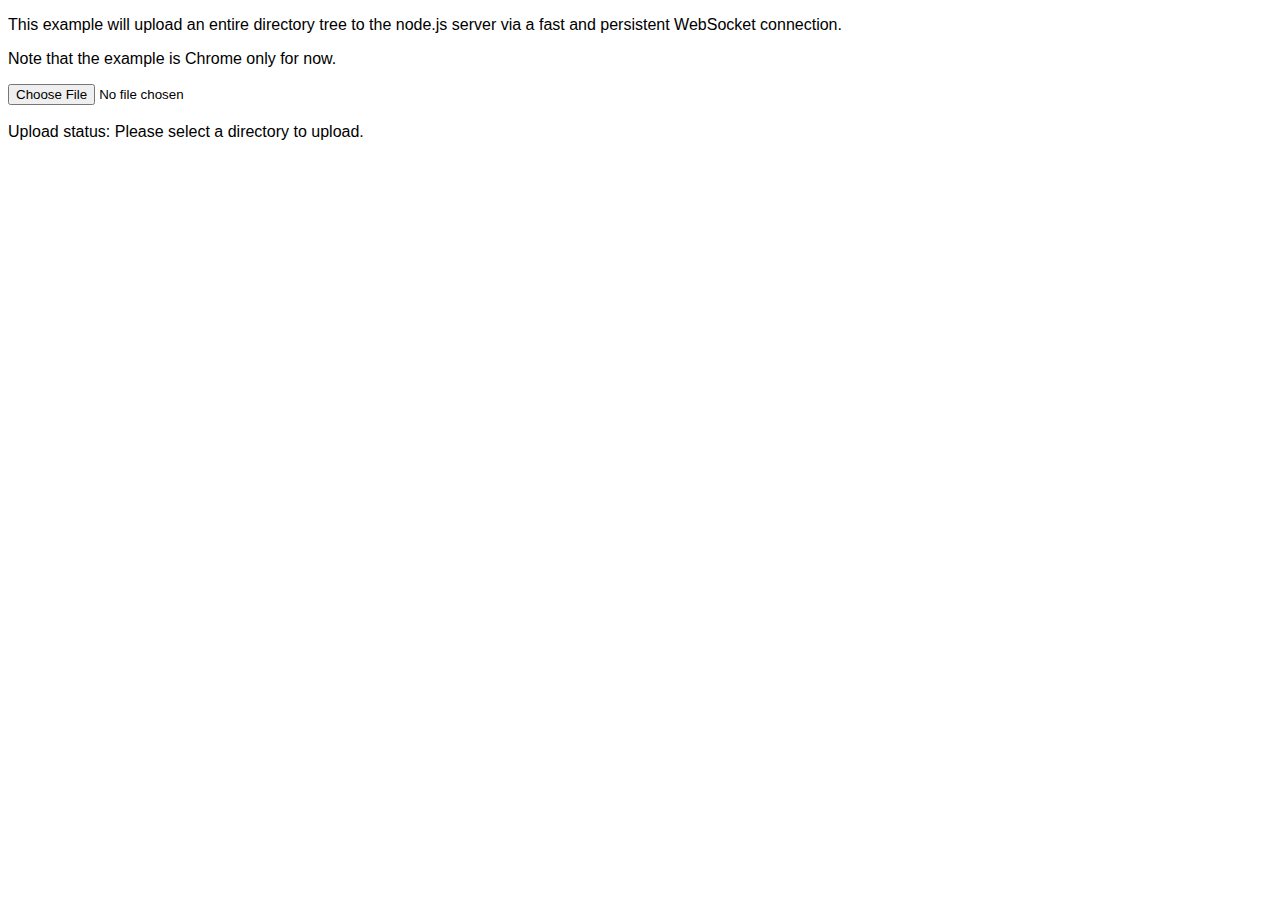
<file: node_modules/socket.io/node_modules/socket.io-client/node_modules/ws/examples/fileapi/public/index.html>
<!DOCTYPE html>
<html>
  <head>
    <style>
      body {
        font-family: Tahoma, Geneva, sans-serif;
      }
      div {
        display: inline;
      }
    </style>
    <script src='uploader.js'></script>
    <script src='app.js'></script>
  </head>
  <body>
    <p>This example will upload an entire directory tree to the node.js server via a fast and persistent WebSocket connection.</p>
    <p>Note that the example is Chrome only for now.</p>
    <input type="file" webkitdirectory /><br/><br/>
    Upload status:
    <div id='progress'>Please select a directory to upload.</div>
  </body>
</html>
</file>
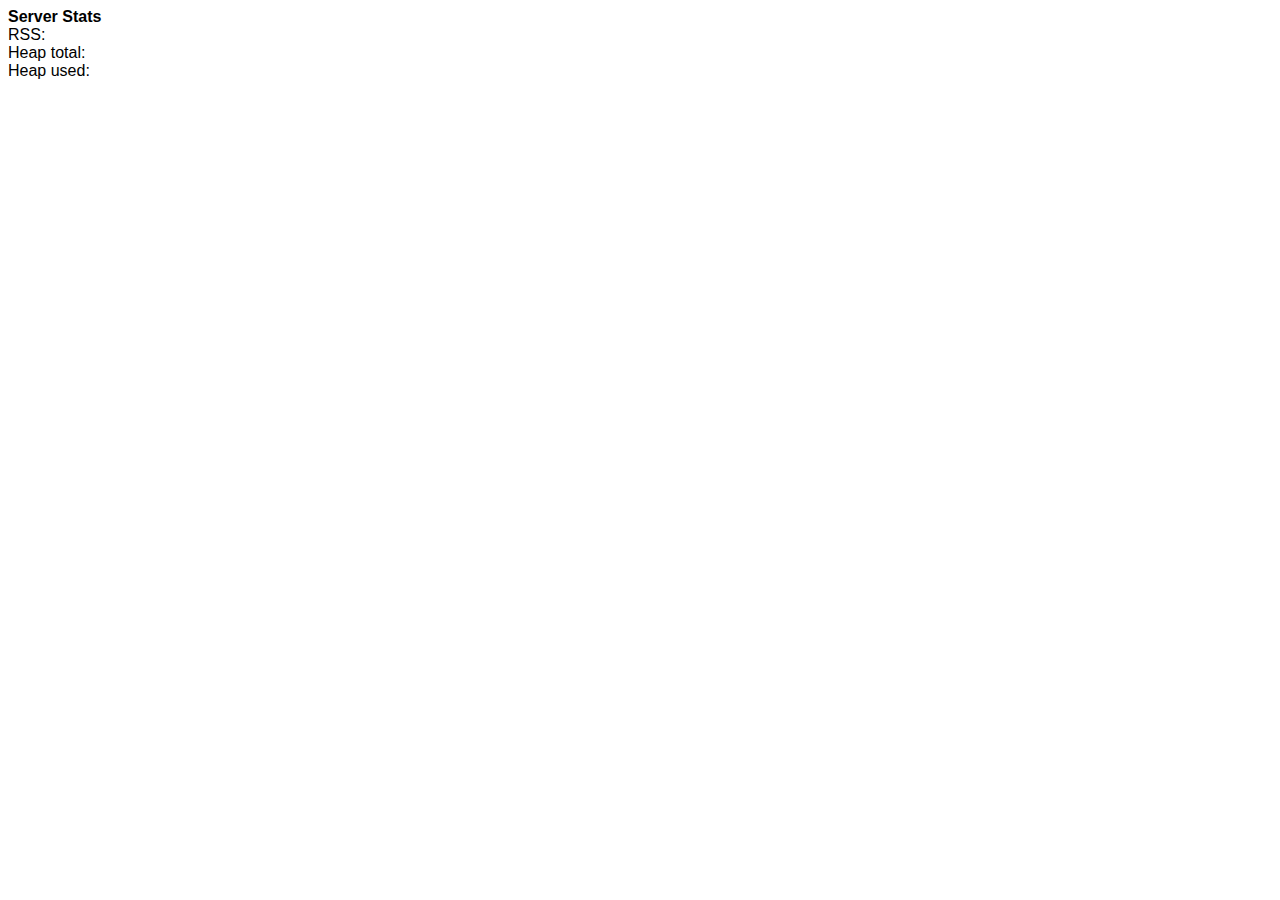
<file: node_modules/socket.io/node_modules/socket.io-client/node_modules/ws/examples/serverstats-express_3/public/index.html>
<!DOCTYPE html>
<html>
  <head>
    <style>
      body {
        font-family: Tahoma, Geneva, sans-serif;
      }

      div {
        display: inline;
      }
    </style>
    <script>
      function updateStats(memuse) {
        document.getElementById('rss').innerHTML = memuse.rss;
        document.getElementById('heapTotal').innerHTML = memuse.heapTotal;
        document.getElementById('heapUsed').innerHTML = memuse.heapUsed;
      }

      var host = window.document.location.host.replace(/:.*/, '');
      var ws = new WebSocket('ws://' + host + ':8080');
      ws.onmessage = function (event) {
        updateStats(JSON.parse(event.data));
      };
    </script>
  </head>
  <body>
    <strong>Server Stats</strong><br>
    RSS: <div id='rss'></div><br>
    Heap total: <div id='heapTotal'></div><br>
    Heap used: <div id='heapUsed'></div><br>
  </body>
</html>
</file>
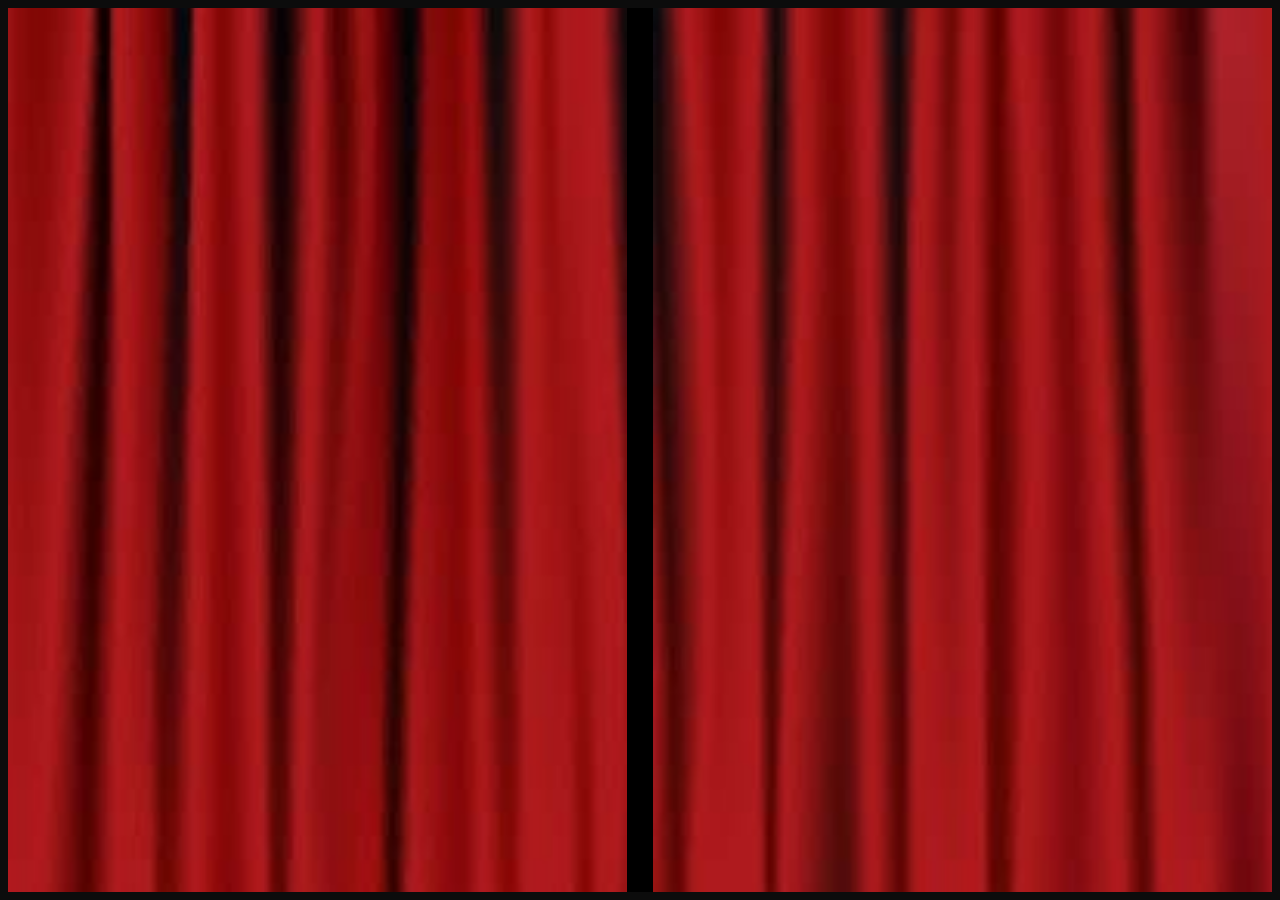
<file: indexppl.html>
<html>
<head>
<title>Ppl Online Auction</title>
<link rel="stylesheet" href="index_style.css" type="text/css">
<!--<script src='front.js' type='text/javascript'> -->
<script type="text/javascript" src='jquery.js'></script>
<script type="text/javascript">
$(document).ready(function(){
 $('.curtain_wrapper').click(function(){
		$(this).children('img.curtain').animate({ width: 50 },{duration: 2000});
		$(this).children('.content').fadeIn(3000);
				
});
});





</script>
</head>
<body>
<div class='curtain_wrapper'>
 <img class='curtain curtainLeft' src='curtainLeft.jpg' />
 <img class='curtain curtainRight' src='curtainRight.jpg' />
    
<div class='content'>
<marquee style="color:#00CED1;font-family:cursive" loop="-1" scrollamount="2" width="100%">Pragyan Premier League Auction Round! </marquee>
<h1>Welcome To Pragyan Premier League </h1>
<div class="mid" id='mid1' style='position:absolute;top:300px;left:28px;color:rgba(255,255,255,0.6);'>
<h3 align="center">Instructions</h3>



</div>

<div class="mid" id='mid2' style='position:absolute;top:300px;left:428px;color:rgba(255,255,255,0.6);'>
<h3 align="center">Registration<h3>
<form name='regi' id='regi' method='post' action='register'>
<input type="text" id='T_name' placeholder= "Your Team Name" /></br>
<input type="text" id='ppl_id' placeholder="Enter PPL_ID" /></br>
<input type="text" id='franchise' placeholder="Franchise Name?" /> </br>
<input type="text" id='member1' placeholder=" 1st Member" /> </br>
<input type="text" id='member2' placeholder=" 2nd Member" /> </br>
<input type="text" id='member3' placeholder=" 3rd Member" /> </br><br>
<input type="submit" id='submit' value="Register Now!"/>


</form>
</div>

<div class="mid" id='mid3' style='position:absolute;top:300px;left:828px;color:rgba(255,255,255,0.6);'>
<h3 align="center">Development</h3>
<form>



</form>
</div>

<div id="footer"></div>
</div>
    
    
    
        

</div>
	
</body>
</html>
</file>
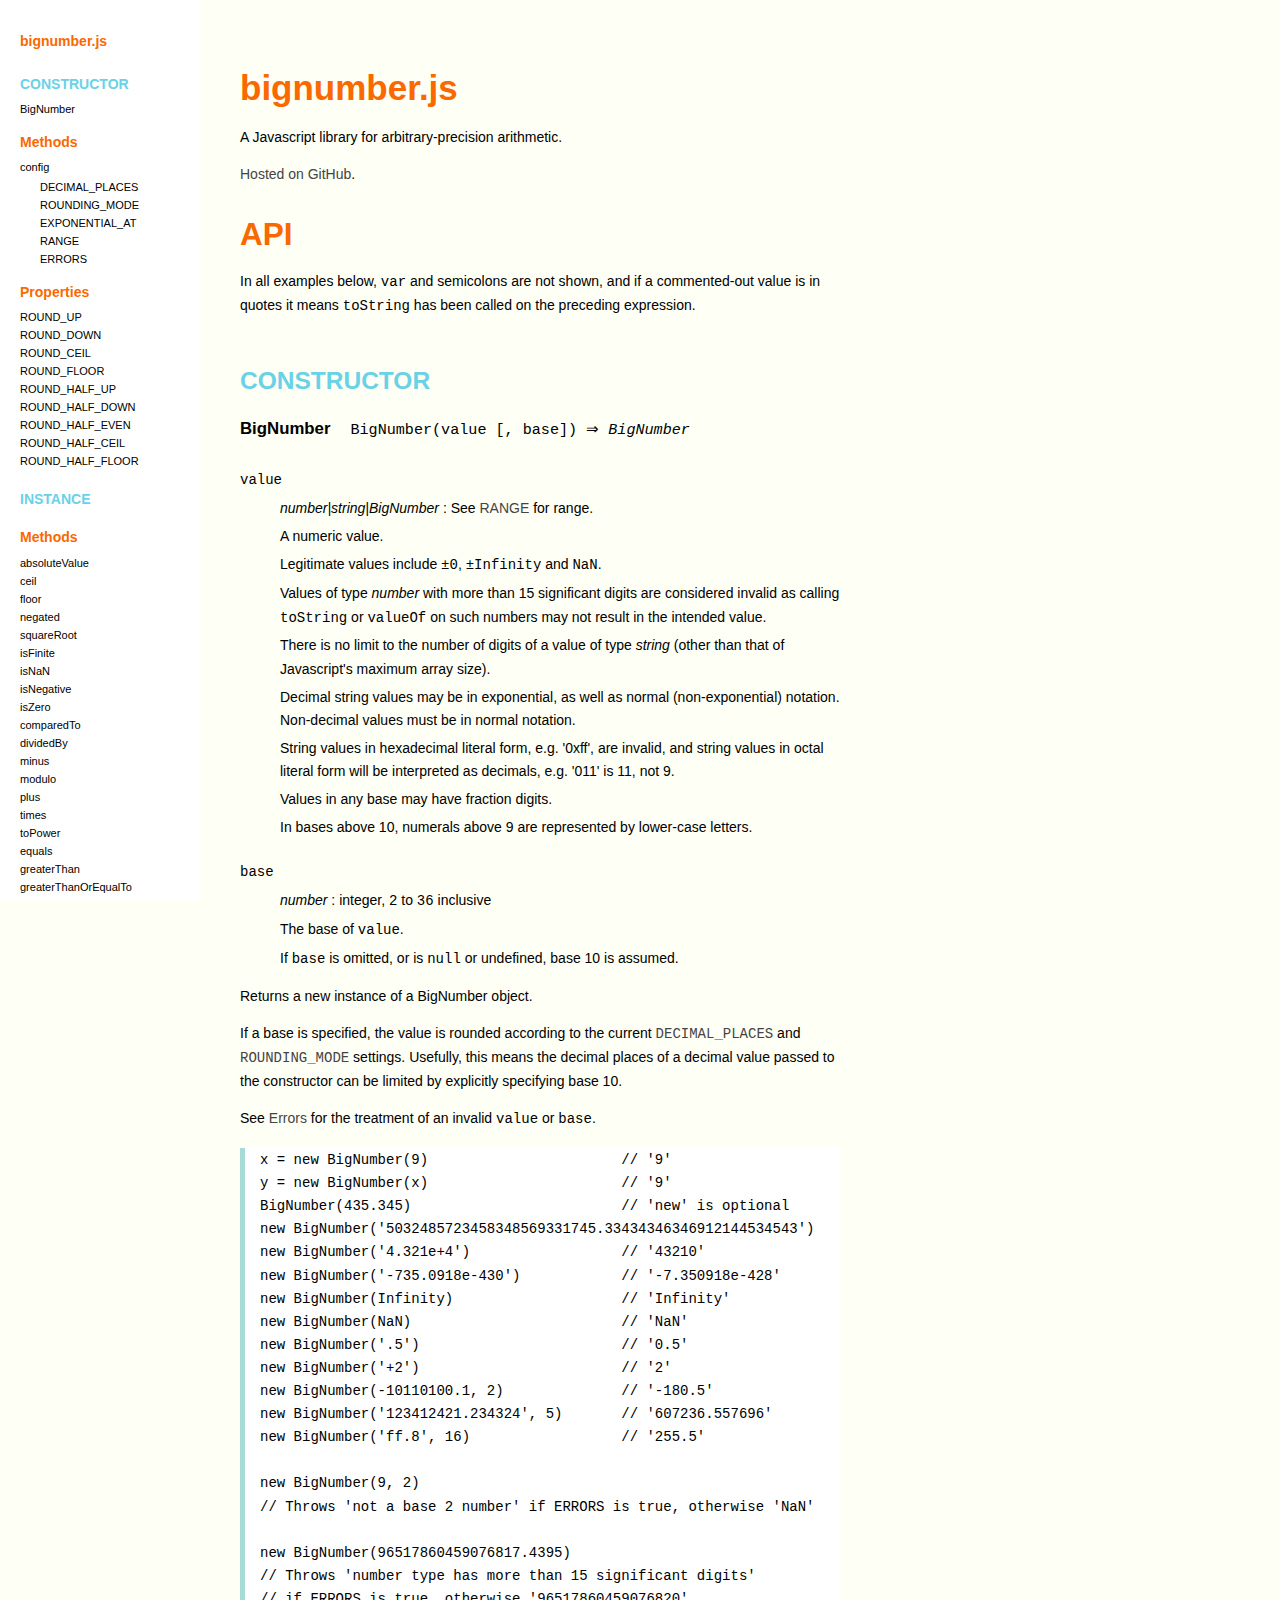
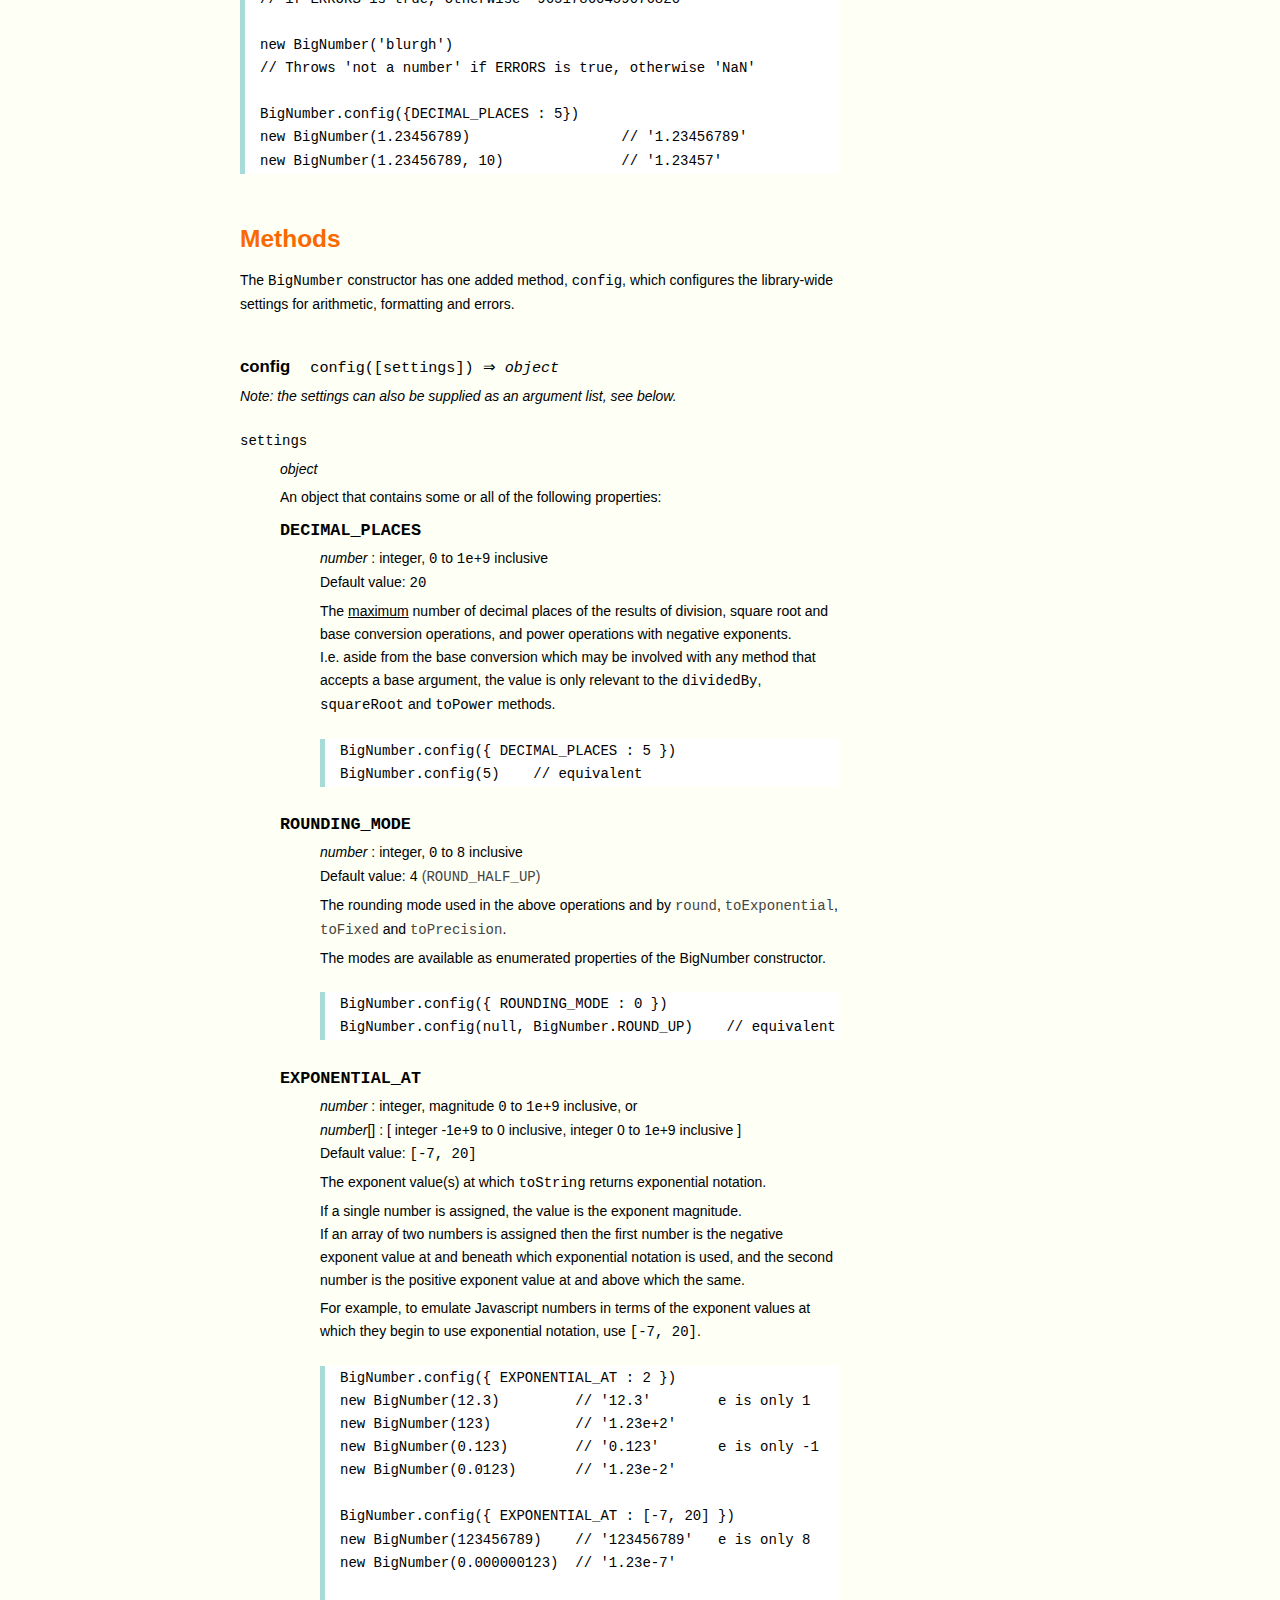
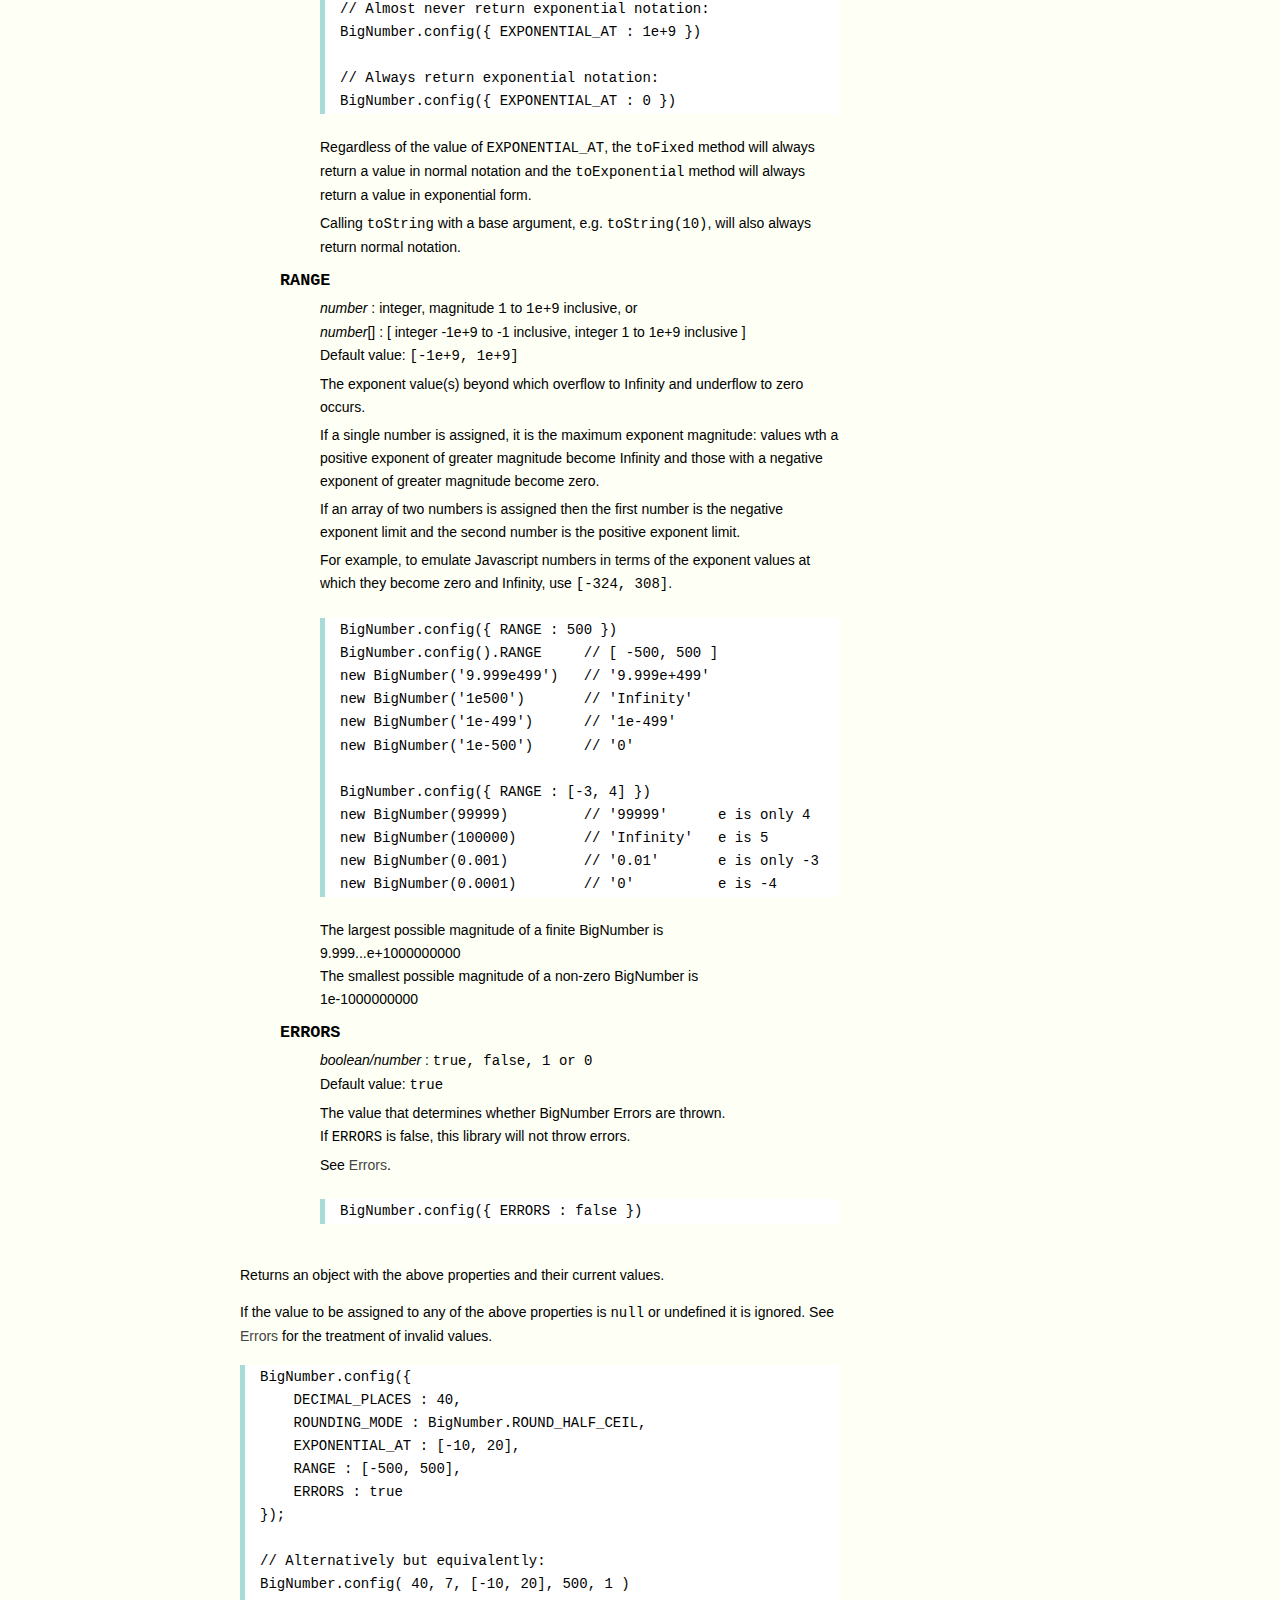
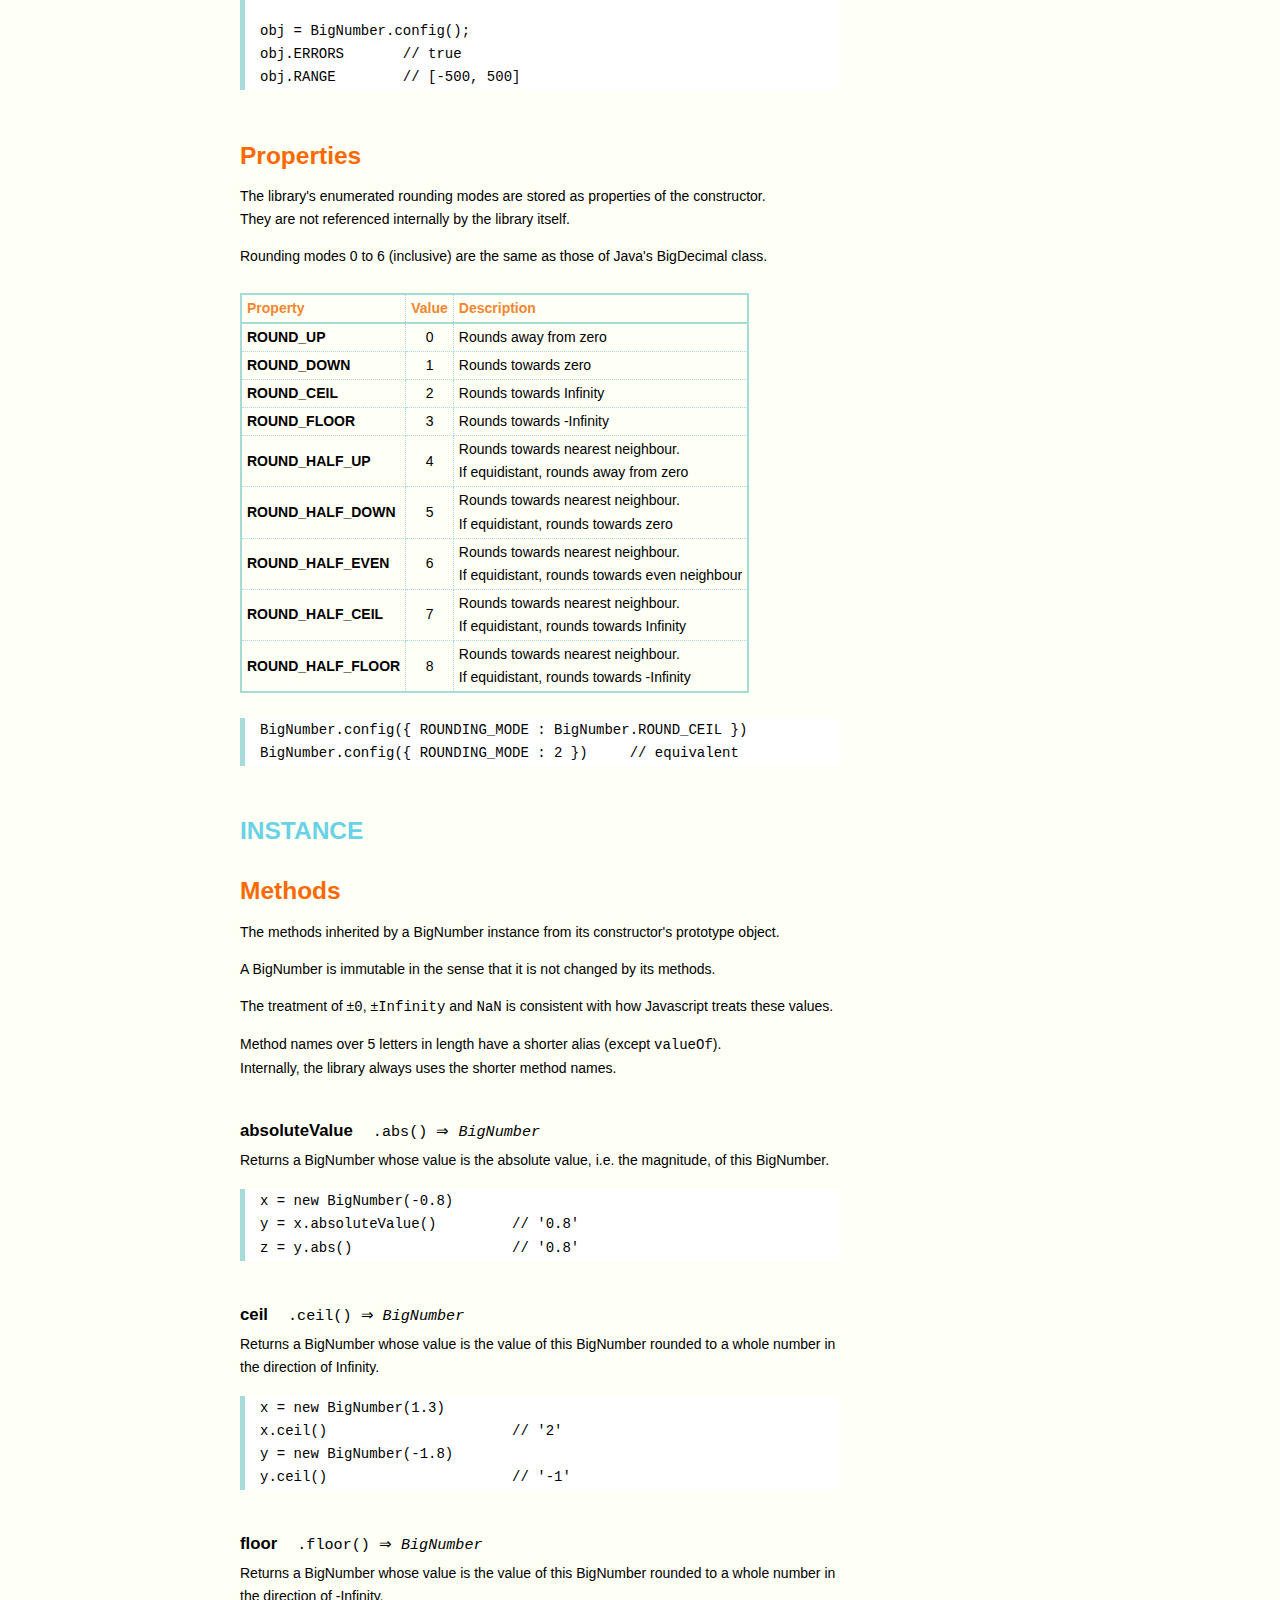
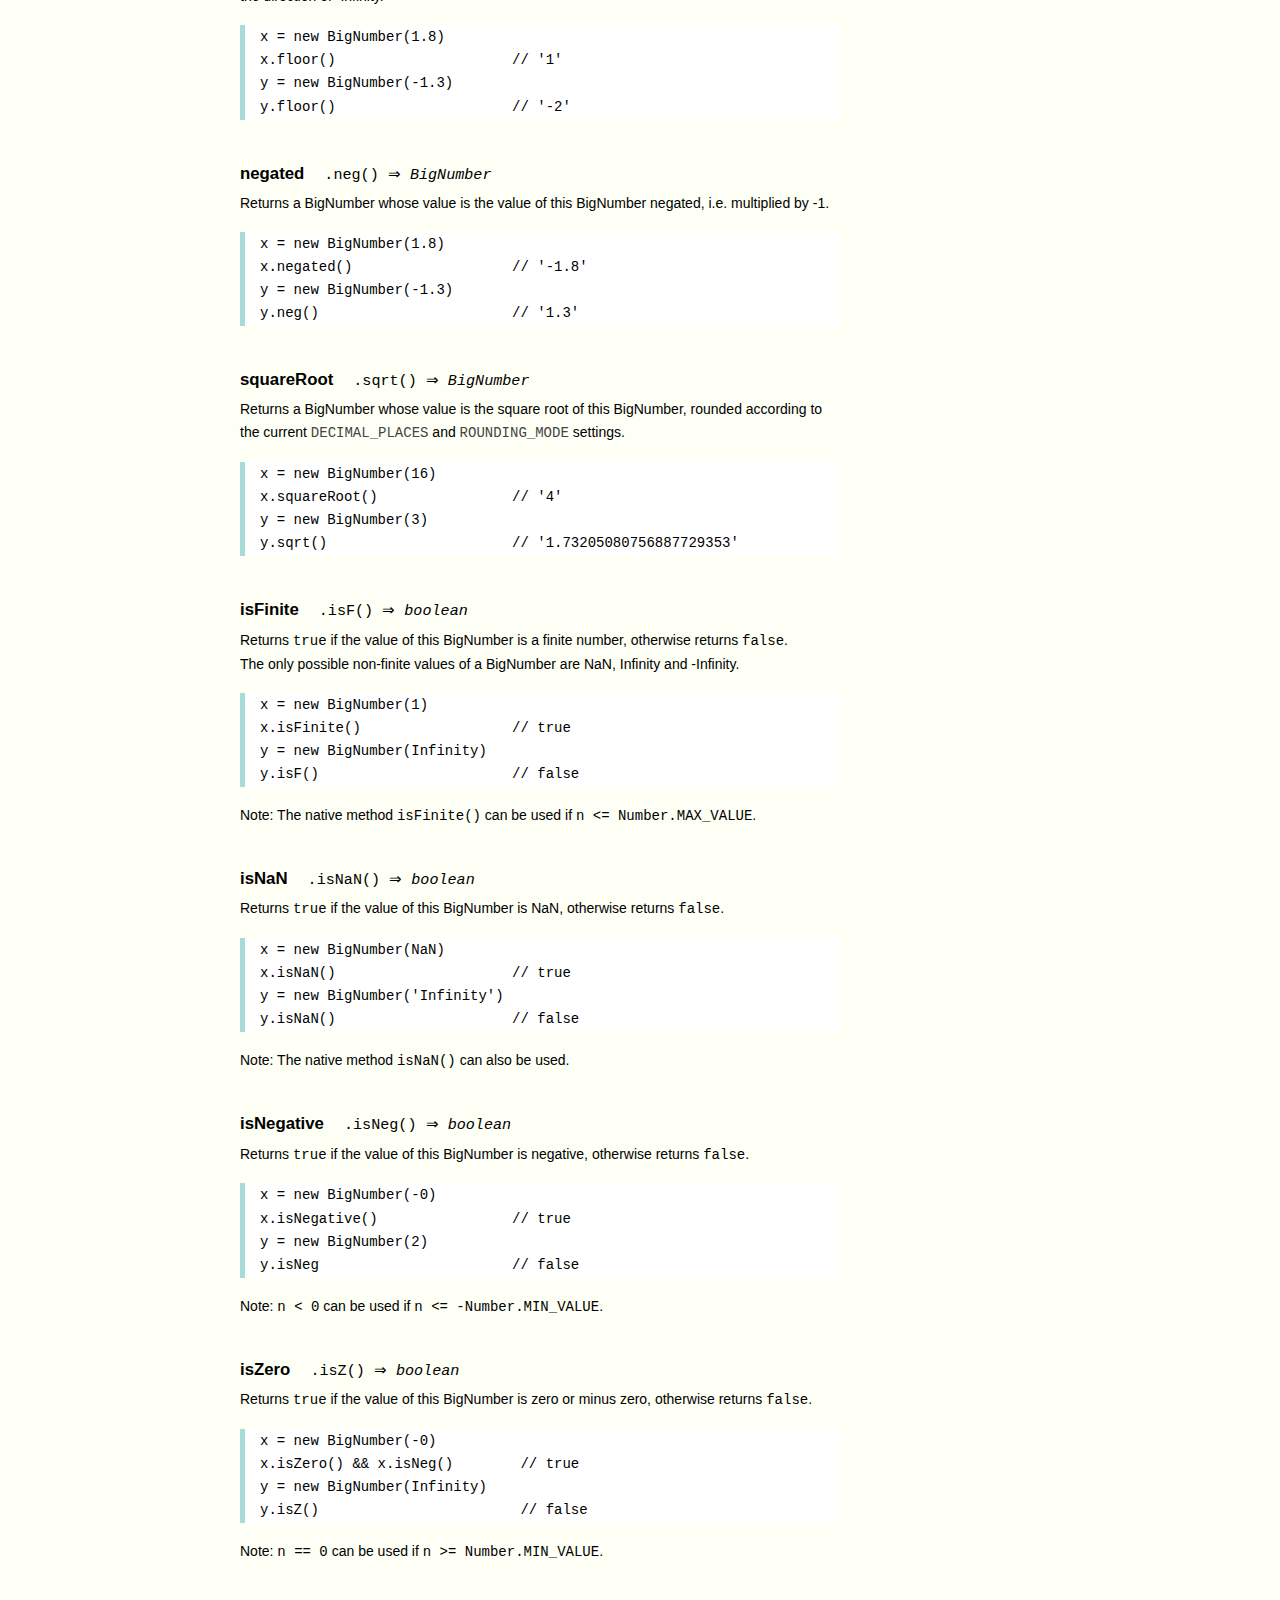
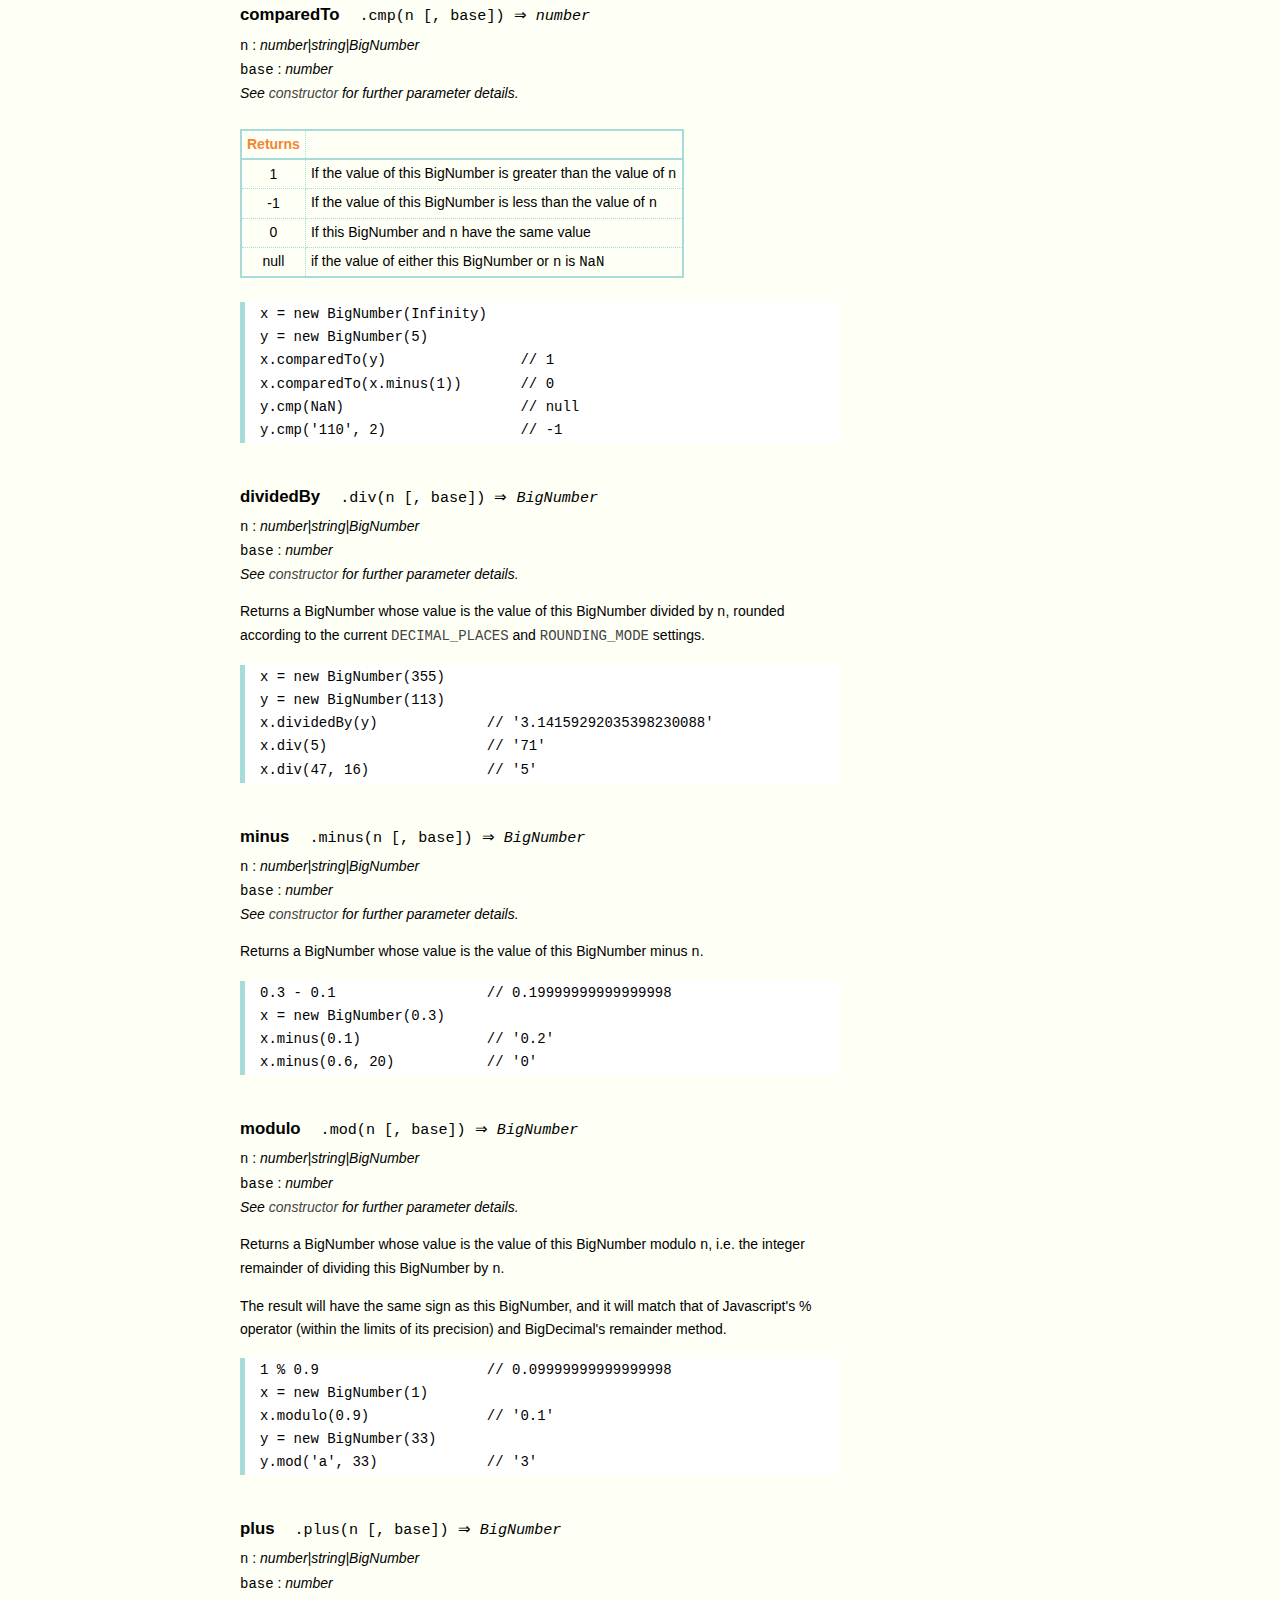
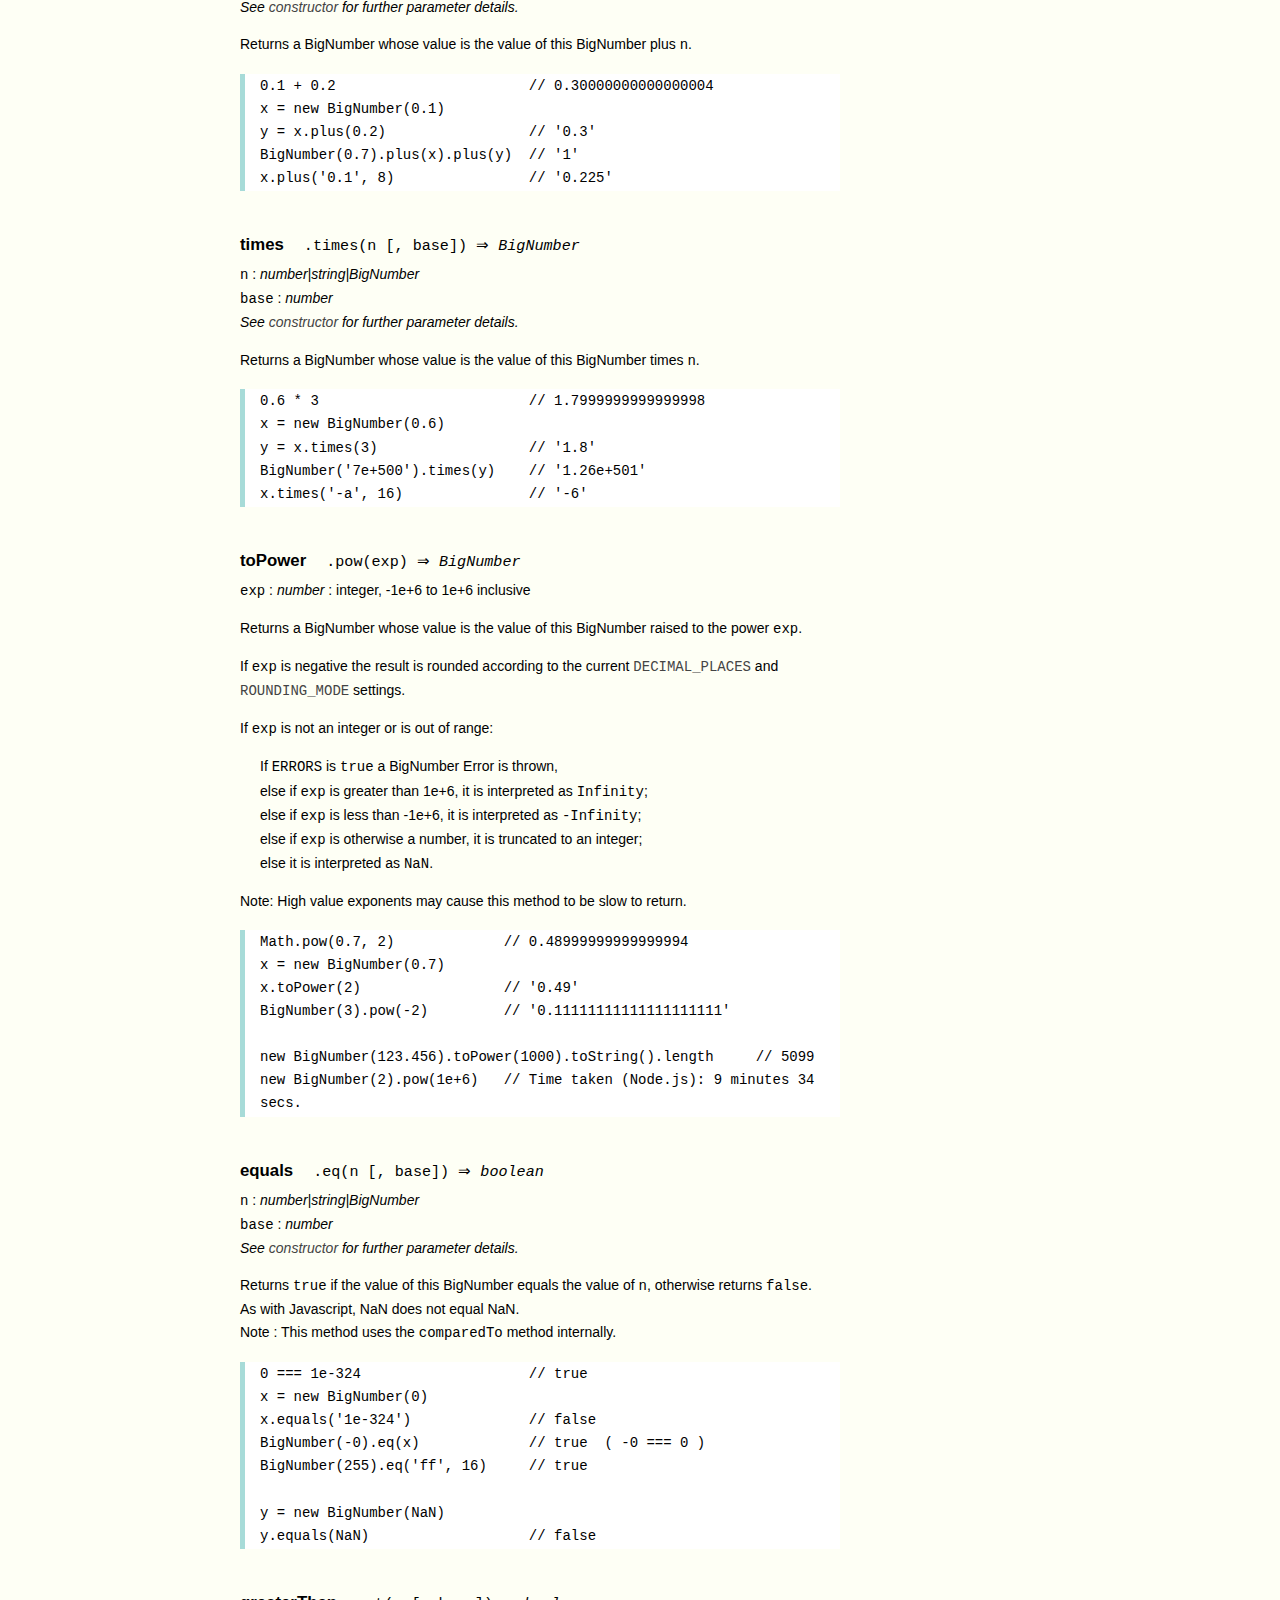
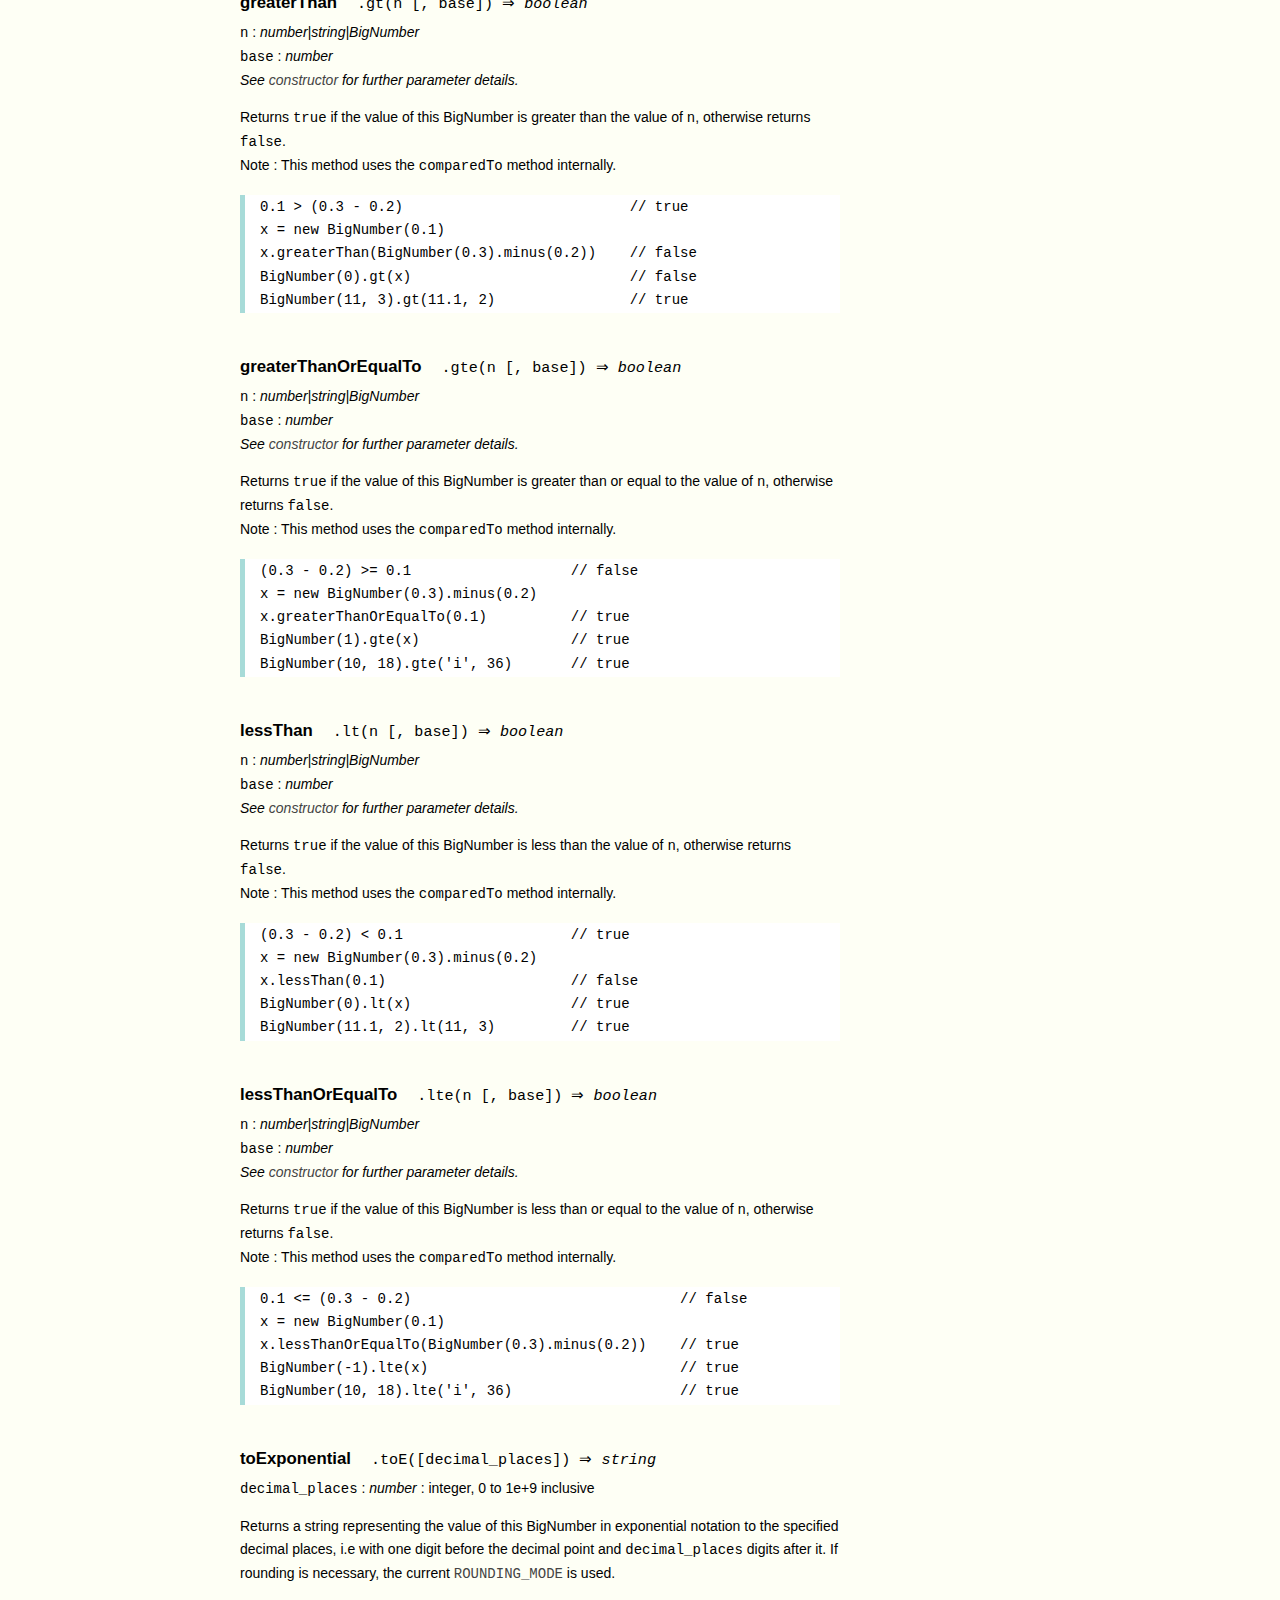
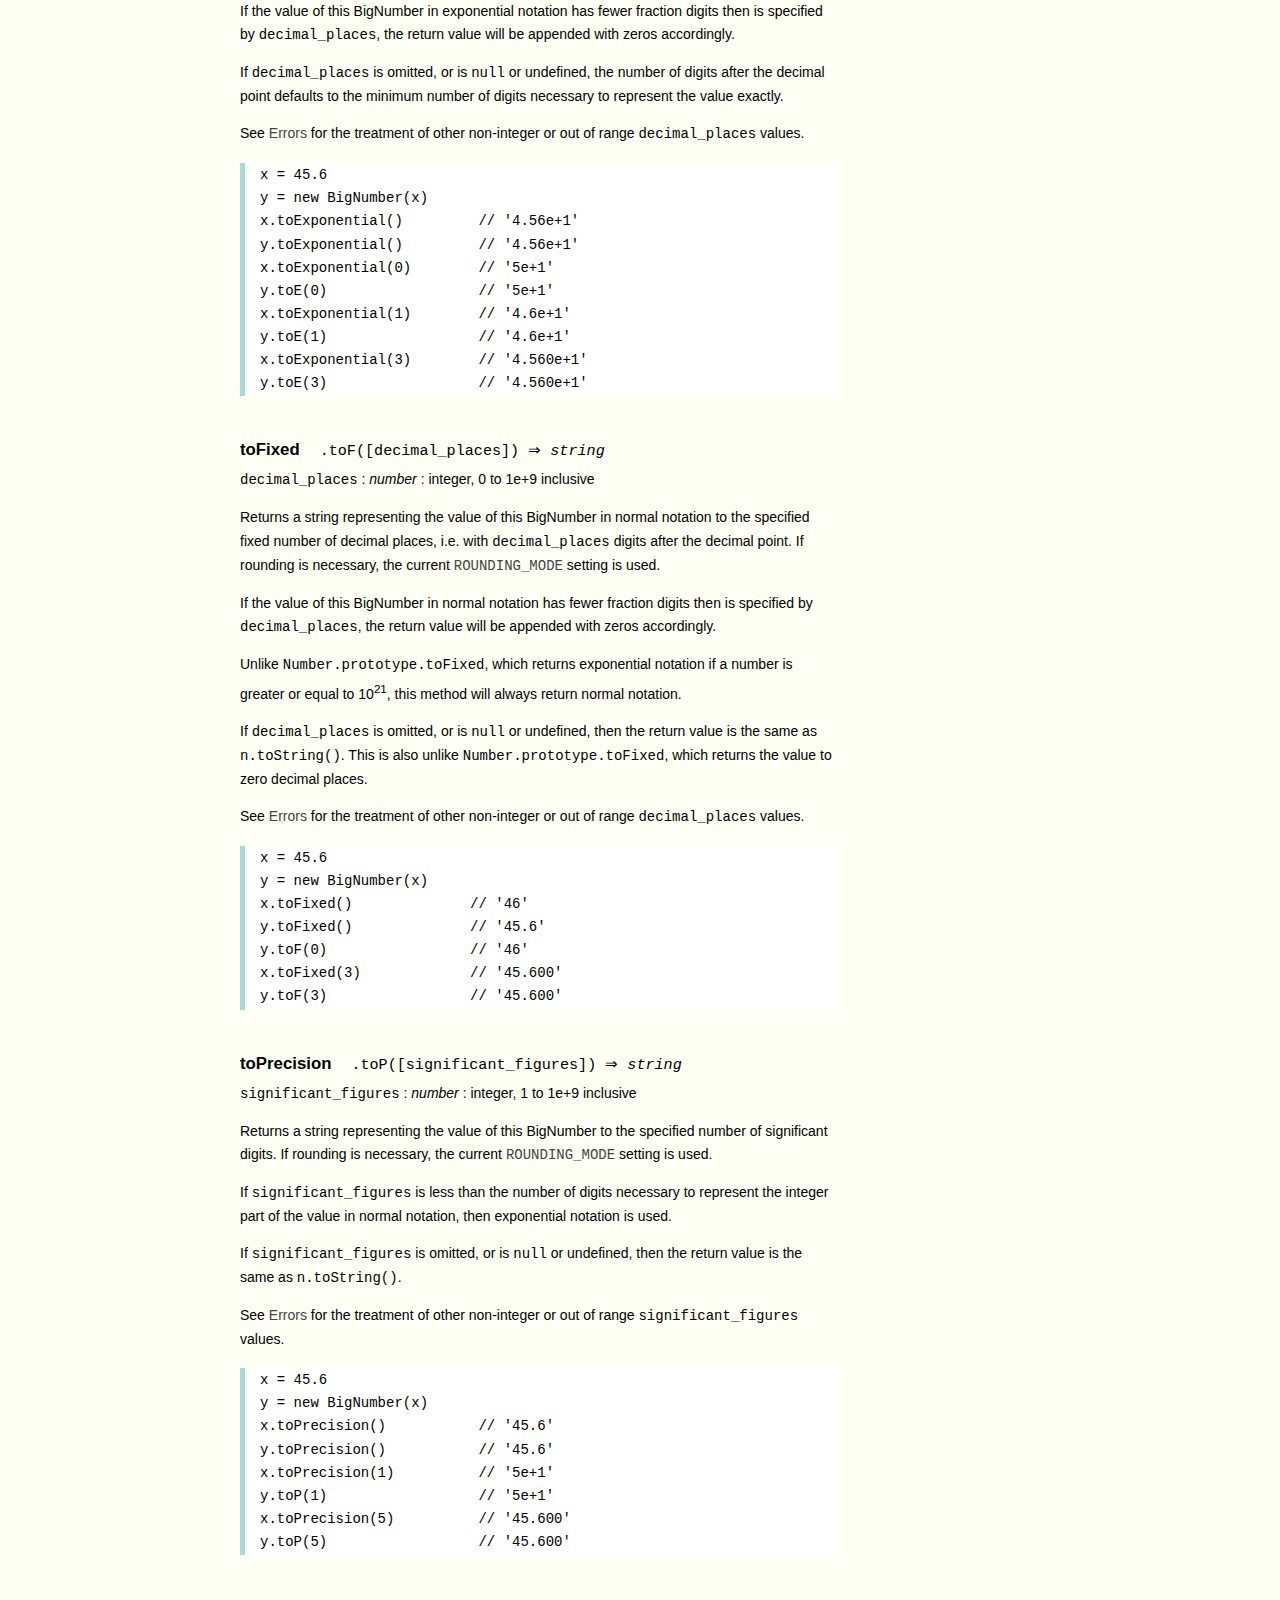
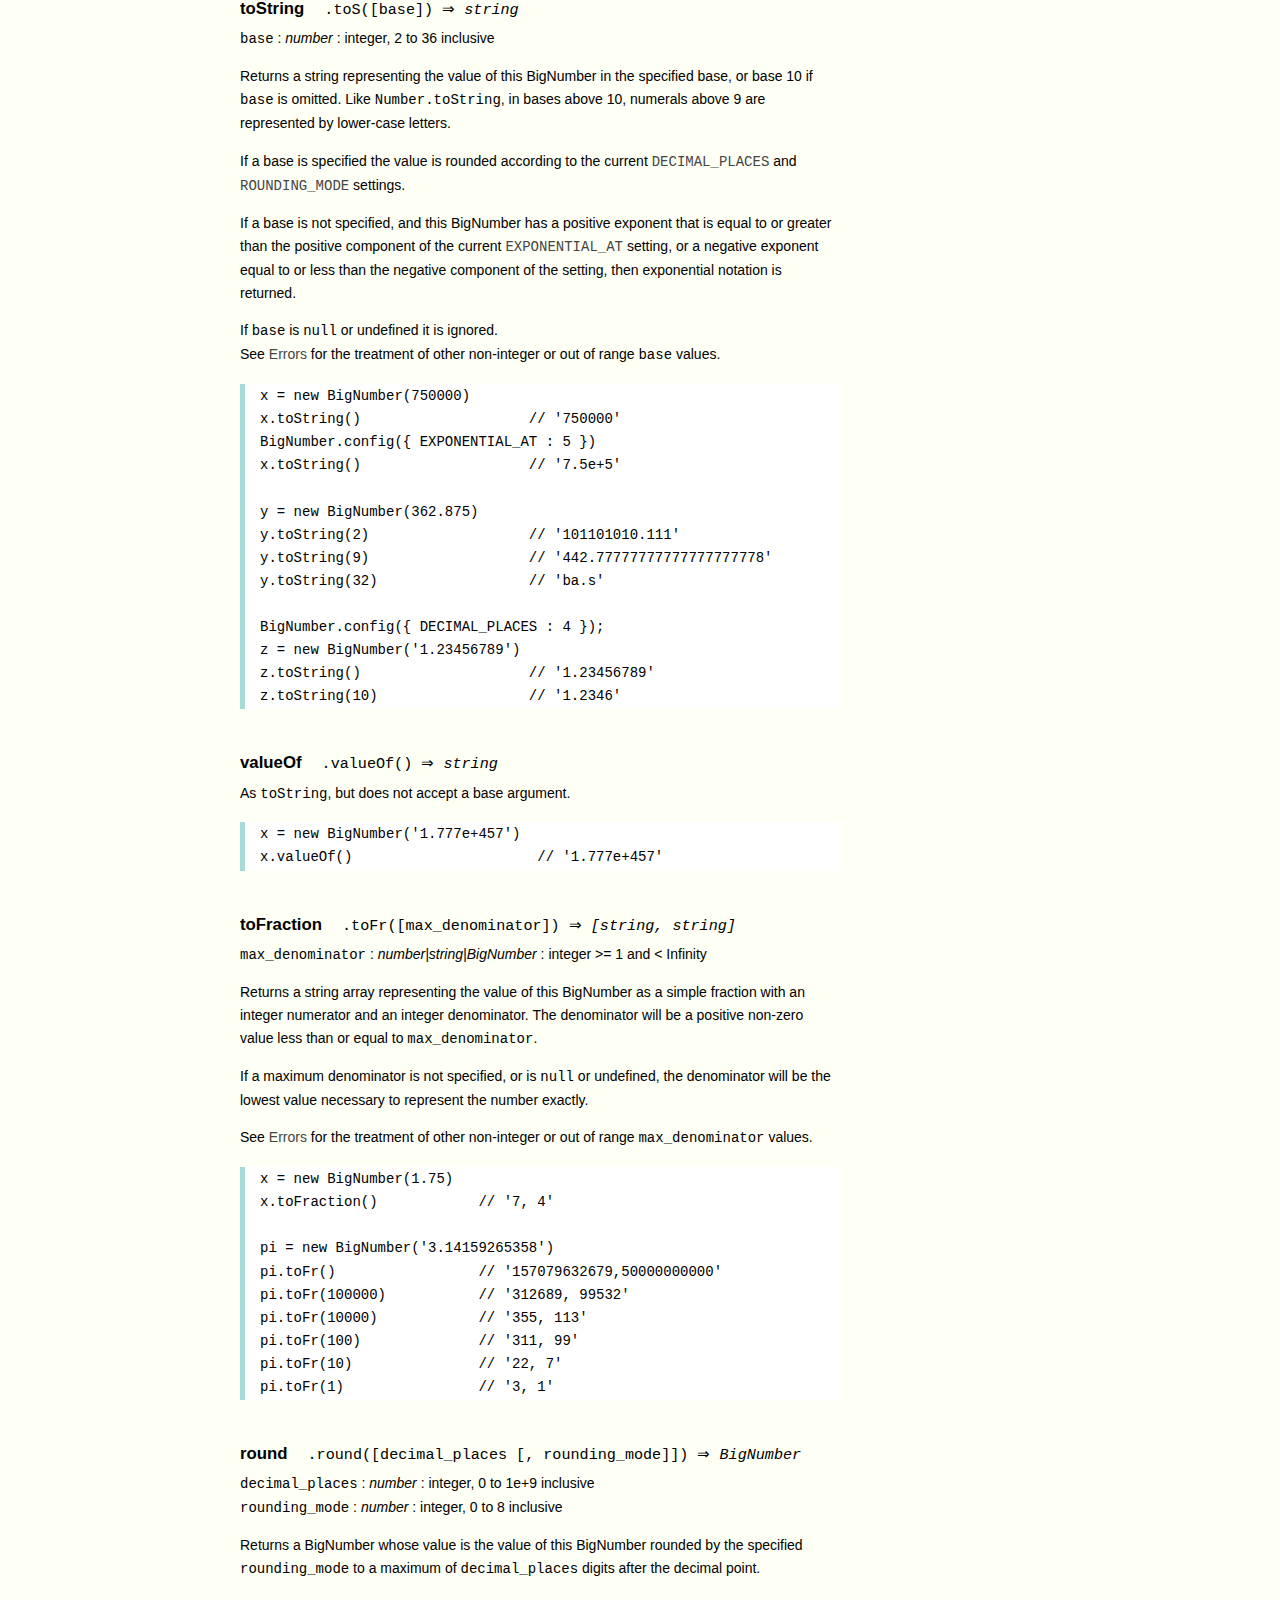
<file: node_modules/mysql/node_modules/bignumber.js/doc/API.html>
<!DOCTYPE HTML>
<html>
<head>
  <meta charset="utf-8">
  <meta http-equiv="X-UA-Compatible" content="IE=edge,chrome=1">
  <meta name="Author" content="M Mclaughlin">
  <title>bignumber.js API</title>
  <style>
html{font-family:sans-serif;font-size:100%}
body{font-family:"Helvetica Neue",Helvetica,Arial,sans-serif;font-size:14px;
  line-height:1.65em;background:#fefff5;color:#000;min-height:100%;margin:0}
.nav{background:#fff;position:fixed;top:0;bottom:0;left:0;width:180px;
  overflow-y:auto;padding:15px 0 30px 20px}
div.container{width:600px;margin:50px 0 50px 240px}
p{margin:0 0 1em;width:600px}
pre,ul{margin:1em 0}
h1,h2,h3,h4,h5{margin:0;padding:1.5em 0 0}
h1,h2{padding:.75em 0}
h1{font-size:2.5em;color:#fa6900}
h2{font-size:2.25em;color:#fa6900}
h3{font-size:1.75em;color:#69d2e7}
h4{font-size:1.75em;color:#fa6900;padding-bottom:.75em}
h5{font-size:1.2em;padding-bottom:.3em}
h6{font-size:1.1em;margin:0;padding:0.5em 0}
dd dt{font-size:1.2em}
dt{padding-top:.5em}
dd{padding-top:.35em}
b{font-weight:700}
a,a:visited{color:#444;text-decoration:none}
a:active,a:hover{outline:0;color:#000}
.nav a:hover{text-decoration:underline}
.nav a,.nav b,.nav a:visited{display:block;color:#fa6900;font-weight:700;
  margin-top:15px}
.nav b{color:#69d2e7;margin-top:20px;cursor:default;width:auto}
ul{list-style-type:none;padding:0 0 0 20px}
.nav ul{line-height:14px;padding-left:0;margin:5px 0 0}
.nav ul a,.nav ul a:visited{display:inline;color:#000;font-family:Verdana,
  Geneva,sans-serif;font-size:11px;font-weight:400;margin:0}
.inset,ul.inset{margin-left:20px}
code.inset{font-size:.9em}
.nav li{cursor:pointer;width:auto;margin:0 0 3px}
span.alias{font-style:italic;margin-left:20px}
table{border-collapse:collapse;border-spacing:0;border:2px solid #a7dbd8;
  margin:1.75em 0;padding:0}
td,th{text-align:left;margin:0;padding:2px 5px;border:1px dotted #a7dbd8}
th{border-top:2px solid #a7dbd8;border-bottom:2px solid #a7dbd8;color:#f38630}
pre{background:#fff;white-space:pre-wrap;word-wrap:break-word;
  border-left:5px solid #a7dbd8;padding:1px 0 1px 15px;margin:1.2em 0}
code,pre{font-family:Monaco,Consolas,"Lucida Console",monospace;
  font-weight:400}
.end{margin-bottom:25px}
.nav-title{color:#fa6900}
.centre{text-align:center}
.error-table{font-size:13px;width:100%}
  </style>
</head>
<body>

  <div class="nav">

    <a class='nav-title' href="#">bignumber.js</a>

    <b> CONSTRUCTOR </b>
    <ul>
      <li><a href="#bignumber">BigNumber</a></li>
    </ul>

    <a href="#methods">Methods</a>
    <ul>
      <li><a href="#config">config</a></li>
      <li>
        <ul class="inset">
          <li><a href="#decimal-places">DECIMAL_PLACES</a></li>
          <li><a href="#rounding-mode" >ROUNDING_MODE</a></li>
          <li><a href="#exponential-at">EXPONENTIAL_AT</a></li>
          <li><a href="#range"         >RANGE</a></li>
          <li><a href="#errors"        >ERRORS</a></li>
        </ul>
      </li>
    </ul>

    <a href="#constructor-properties">Properties</a>
    <ul>
      <li><a href="#round-up"        >ROUND_UP</a></li>
      <li><a href="#round-down"      >ROUND_DOWN</a></li>
      <li><a href="#round-ceil"      >ROUND_CEIL</a></li>
      <li><a href="#round-floor"     >ROUND_FLOOR</a></li>
      <li><a href="#round-half-up"   >ROUND_HALF_UP</a></li>
      <li><a href="#round-half-down" >ROUND_HALF_DOWN</a></li>
      <li><a href="#round-half-even" >ROUND_HALF_EVEN</a></li>
      <li><a href="#round-half-ceil" >ROUND_HALF_CEIL</a></li>
      <li><a href="#round-half-floor">ROUND_HALF_FLOOR</a></li>
    </ul>

    <b> INSTANCE </b>

    <a href="#prototype-methods">Methods</a>
    <ul>
      <li><a href="#abs"    >absoluteValue</a></li>
      <li><a href="#ceil"   >ceil</a></li>
      <li><a href="#floor"  >floor</a></li>
      <li><a href="#neg"    >negated</a></li>
      <li><a href="#sqrt"   >squareRoot</a></li>
      <li><a href="#isF"    >isFinite</a></li>
      <li><a href="#isNaN"  >isNaN</a></li>
      <li><a href="#isNeg"  >isNegative</a></li>
      <li><a href="#isZ"    >isZero</a></li>
      <li><a href="#cmp"    >comparedTo</a></li>
      <li><a href="#div"    >dividedBy</a></li>
      <li><a href="#minus"  >minus</a></li>
      <li><a href="#mod"    >modulo</a></li>
      <li><a href="#plus"   >plus</a></li>
      <li><a href="#times"  >times</a></li>
      <li><a href="#pow"    >toPower</a></li>
      <li><a href="#eq"     >equals</a></li>
      <li><a href="#gt"     >greaterThan</a></li>
      <li><a href="#gte"    >greaterThanOrEqualTo</a></li>
      <li><a href="#lt"     >lessThan</a></li>
      <li><a href="#lte"    >lessThanOrEqualTo</a></li>
      <li><a href="#toE"    >toExponential</a></li>
      <li><a href="#toF"    >toFixed</a></li>
      <li><a href="#toP"    >toPrecision</a></li>
      <li><a href="#toS"    >toString</a></li>
      <li><a href="#valueOf">valueOf</a></li>
      <li><a href="#toFr"   >toFraction</a></li>
      <li><a href="#round"  >round</a></li>
    </ul>

    <a href="#instance-properties">Properties</a>
    <ul>
      <li><a href="#coefficient">c : coefficient</a></li>
      <li><a href="#exponent"   >e : exponent</a></li>
      <li><a href="#sign"       >s : sign</a></li>
    </ul>

    <a href="#zero-nan-infinity">Zero, NaN &amp; Infinity</a>

    <a href="#Errors">Errors</a>
    
    <a class='end' href="#faq">FAQ</a>

  </div>

  <div class="container">

    <h1>bignumber.js</h1>

    <p>A Javascript library for arbitrary-precision arithmetic.</p>

    <p>
      <a href="https://github.com/MikeMcl/bignumber.js">Hosted on GitHub</a>.
    </p>


    <h2>API</h2>

    <p>
      In all examples below, <code>var</code> and semicolons are not shown, and
      if a commented-out value is in quotes it means <code>toString</code> has
      been called on the preceding expression.
    </p>



    <h3>CONSTRUCTOR</h3>

    <h5 id="bignumber">
      BigNumber<code class='inset'>BigNumber(value [, base]) &rArr;
      <i>BigNumber</i>
      </code>
    </h5>
    <dl>
      <dt><code>value</code></dt>
      <dd>
        <i>number|string|BigNumber</i> : See <a href='#range'>RANGE</a> for
        range.
      </dd>
      <dd>
        A numeric value.
      </dd>
      <dd>
        Legitimate values include <code>&plusmn;0</code>,
        <code>&plusmn;Infinity</code> and <code>NaN</code>.
      </dd>
      <dd>
        Values of type <em>number</em> with more than 15 significant digits are
        considered invalid as calling <code>toString</code> or
        <code>valueOf</code> on such numbers may not result in the intended
        value.
      </dd>
      <dd>
        There is no limit to the number of digits of a value of type
        <em>string</em> (other than that of Javascript's maximum array size).
      </dd>
      <dd>
        Decimal string values may be in exponential, as well as normal
        (non-exponential) notation. Non-decimal values must be in normal
        notation.
      </dd>
      <dd>
        String values in hexadecimal literal form, e.g. '0xff', are invalid, and
        string values in octal literal form will be interpreted as decimals,
        e.g. '011' is 11, not 9.
      </dd>
      <dd>Values in any base may have fraction digits.</dd>
      <dd>
        In bases above 10, numerals above 9 are represented by lower-case
        letters.
      </dd>
    </dl>
    <dl>
      <dt><code>base</code></dt>
      <dd>
        <i>number</i> : integer, <code>2</code> to <code>36</code> inclusive
      </dd>
      <dd>The base of <code>value</code>.</dd>
      <dd>If <code>base</code> is omitted, or is <code>null</code> or undefined,
      base 10 is assumed.</dd>
    </dl>
    <p>Returns a new instance of a BigNumber object.</p>
    <p>
      If a base is specified, the value is rounded according to
      the current <a href='#decimal-places'><code>DECIMAL_PLACES</code></a> and
      <a href='#rounding-mode'><code>ROUNDING_MODE</code></a> settings.
      Usefully, this means the decimal places of a decimal value
      passed to the constructor can be limited by explicitly specifying base 10.
    </p>
    <p>
      See <a href='#Errors'>Errors</a> for the treatment of an invalid
      <code>value</code> or <code>base</code>.
    </p>
    <pre>
x = new BigNumber(9)                       // '9'
y = new BigNumber(x)                       // '9'
BigNumber(435.345)                         // 'new' is optional
new BigNumber('5032485723458348569331745.33434346346912144534543')
new BigNumber('4.321e+4')                  // '43210'
new BigNumber('-735.0918e-430')            // '-7.350918e-428'
new BigNumber(Infinity)                    // 'Infinity'
new BigNumber(NaN)                         // 'NaN'
new BigNumber('.5')                        // '0.5'
new BigNumber('+2')                        // '2'
new BigNumber(-10110100.1, 2)              // '-180.5'
new BigNumber('123412421.234324', 5)       // '607236.557696'
new BigNumber('ff.8', 16)                  // '255.5'

new BigNumber(9, 2)
// Throws 'not a base 2 number' if ERRORS is true, otherwise 'NaN'

new BigNumber(96517860459076817.4395)
// Throws 'number type has more than 15 significant digits'
// if ERRORS is true, otherwise '96517860459076820'

new BigNumber('blurgh')
// Throws 'not a number' if ERRORS is true, otherwise 'NaN'

BigNumber.config({DECIMAL_PLACES : 5})
new BigNumber(1.23456789)                  // '1.23456789'
new BigNumber(1.23456789, 10)              // '1.23457'</pre>


    <h4 id="methods">Methods</h4>
    <p>
      The <code>BigNumber</code> constructor has one added method,
      <code>config</code>, which configures the library-wide settings for
      arithmetic, formatting and errors.
    </p>

    <h5 id="config">
      config<code class='inset'>config([settings]) &rArr; <i>object</i></code>
    </h5>
    <i>
      Note: the settings can also be supplied as an argument list,
      see below.
    </i>
    <dl>
      <dt><code>settings</code></dt>
      <dd><i>object</i></dd>

      <dd>
        An object that contains some or all of the following properties:
        <dl>



          <dt id="decimal-places"><code><b>DECIMAL_PLACES</b></code></dt>
          <dd>
            <i>number</i> : integer, <code>0</code> to <code>1e+9</code>
            inclusive<br />
            Default value: <code>20</code>
          </dd>
          <dd>
            The <u>maximum</u> number of decimal places of the results of
            division, square root and base conversion operations, and power
            operations with negative exponents.<br />
            I.e. aside from the base conversion which may be involved with any
            method that accepts a base argument, the value is only relevant to
            the <code>dividedBy</code>, <code>squareRoot</code> and
            <code>toPower</code> methods.
          </dd>
          <dd>
            <pre>BigNumber.config({ DECIMAL_PLACES : 5 })
BigNumber.config(5)    // equivalent</pre>
          </dd>



          <dt id="rounding-mode"><code><b>ROUNDING_MODE</b></code></dt>
          <dd>
            <i>number</i> : integer, <code>0</code> to <code>8</code>
            inclusive<br />
            Default value: <code>4</code>
            <a href="#h-up">(<code>ROUND_HALF_UP</code>)</a>
          </dd>
          <dd>
            The rounding mode used in the above operations and by
            <a href='#round'><code>round</code></a>,
            <a href='#toE'><code>toExponential</code></a>,
            <a href='#toF'><code>toFixed</code></a> and
            <a href='#toP'><code>toPrecision</code></a>.
          </dd>
          <dd>
             The modes are available as enumerated properties of the BigNumber
             constructor.
          </dd>
           <dd>
            <pre>BigNumber.config({ ROUNDING_MODE : 0 })
BigNumber.config(null, BigNumber.ROUND_UP)    // equivalent</pre>
          </dd>



          <dt id="exponential-at"><code><b>EXPONENTIAL_AT</b></code></dt>
          <dd>
            <i>number</i> : integer, magnitude <code>0</code> to 
            <code>1e+9</code> inclusive, or<br />
            <i>number</i>[] : [ integer -1e+9 to 0 inclusive, integer 0 to 1e+9
            inclusive ]<br />
            Default value: <code>[-7, 20]</code>
          </dd>
          <dd>
            The exponent value(s) at which <code>toString</code> returns
            exponential notation.
          </dd>
          <dd>
            If a single number is assigned, the value is the exponent magnitude.
            <br />
            If an array of two numbers is assigned then the first number is the
            negative exponent value at and beneath which exponential notation is
            used, and the second number is the positive exponent value at and
            above which the same.
          </dd>
          <dd>
            For example, to emulate Javascript numbers in terms of the exponent
            values at which they begin to use exponential notation, use
            <code>[-7, 20]</code>.
          </dd>
          <dd>
            <pre>BigNumber.config({ EXPONENTIAL_AT : 2 })
new BigNumber(12.3)         // '12.3'        e is only 1
new BigNumber(123)          // '1.23e+2'
new BigNumber(0.123)        // '0.123'       e is only -1
new BigNumber(0.0123)       // '1.23e-2'

BigNumber.config({ EXPONENTIAL_AT : [-7, 20] })
new BigNumber(123456789)    // '123456789'   e is only 8
new BigNumber(0.000000123)  // '1.23e-7'

// Almost never return exponential notation:
BigNumber.config({ EXPONENTIAL_AT : 1e+9 })

// Always return exponential notation:
BigNumber.config({ EXPONENTIAL_AT : 0 })</pre>
          </dd>
          <dd>
            Regardless of the value of <code>EXPONENTIAL_AT</code>, the
            <code>toFixed</code> method will always return a value in
            normal notation and the <code>toExponential</code> method will
            always return a value in exponential form.
          </dd>
          <dd>
            Calling <code>toString</code> with a base argument, e.g.
            <code>toString(10)</code>, will also always return normal notation.
          </dd>



          <dt id="range"><code><b>RANGE</b></code></dt>
          <dd>
            <i>number</i> : integer, magnitude <code>1</code> to 
            <code>1e+9</code> inclusive, or<br />
            <i>number</i>[] : [ integer -1e+9 to -1 inclusive, integer 1 to 1e+9
            inclusive ]<br />
            Default value: <code>[-1e+9, 1e+9]</code>
          </dd>
          <dd>
            The exponent value(s) beyond which overflow to Infinity and
            underflow to zero occurs.
          </dd>
          <dd>
            If a single number is assigned, it is the maximum exponent
            magnitude: values wth a positive exponent of greater magnitude
            become Infinity and those with a negative exponent of
            greater magnitude become zero.
          <dd>
            If an array of two numbers is assigned then the first number is the
            negative exponent limit and the second number is the positive
            exponent limit.
          </dd>
          <dd>
            For example, to emulate Javascript numbers in terms of the exponent
            values at which they become zero and Infinity, use
            <code>[-324, 308]</code>.
          </dd>
          <dd>
            <pre>BigNumber.config({ RANGE : 500 })
BigNumber.config().RANGE     // [ -500, 500 ]
new BigNumber('9.999e499')   // '9.999e+499'
new BigNumber('1e500')       // 'Infinity'
new BigNumber('1e-499')      // '1e-499'
new BigNumber('1e-500')      // '0'

BigNumber.config({ RANGE : [-3, 4] })
new BigNumber(99999)         // '99999'      e is only 4
new BigNumber(100000)        // 'Infinity'   e is 5
new BigNumber(0.001)         // '0.01'       e is only -3
new BigNumber(0.0001)        // '0'          e is -4</pre>
          </dd>
          <dd>
            The largest possible magnitude of a finite BigNumber is<br />
            9.999...e+1000000000<br />
            The smallest possible magnitude of a non-zero BigNumber is<br />
            1e-1000000000
          </dd>



          <dt id="errors"><code><b>ERRORS</b></code></dt>
          <dd>
            <i>boolean/number</i> : <code>true, false, 1 or 0</code><br />
            Default value: <code>true</code>
          </dd>
          <dd>
            The value that determines whether BigNumber Errors are thrown.<br />
            If <code>ERRORS</code> is false, this library will not throw errors.
          </dd>
          <dd>
            See <a href='#Errors'>Errors</a>.
          </dd>
           <dd>
            <pre>BigNumber.config({ ERRORS : false })</pre>
          </dd>
        </dl>
      </dd>
    </dl>
    <p>
      <br />Returns an object with the above properties and their current
      values.
    </p>
    <p>
      If the value to be assigned to any of the above properties is
      <code>null</code> or undefined it is ignored. See
      <a href='#Errors'>Errors</a> for the treatment of invalid values.
    </p>
    <pre>
BigNumber.config({
    DECIMAL_PLACES : 40,
    ROUNDING_MODE : BigNumber.ROUND_HALF_CEIL,
    EXPONENTIAL_AT : [-10, 20],
    RANGE : [-500, 500],
    ERRORS : true
});

// Alternatively but equivalently:
BigNumber.config( 40, 7, [-10, 20], 500, 1 )

obj = BigNumber.config();
obj.ERRORS       // true
obj.RANGE        // [-500, 500]</pre>



    <h4 id="constructor-properties">Properties</h4>
    <p>
      The library's enumerated rounding modes are stored as properties of the
      constructor.<br />
      They are not referenced internally by the library itself.
    </p>
    <p>
      Rounding modes 0 to 6 (inclusive) are the same as those of Java's
      BigDecimal class.
    </p>
    <table>
      <tr>
      	<th>Property</th>
      	<th>Value</th>
      	<th>Description</th>
      </tr>
      <tr>
      	<td id="round-up"><b>ROUND_UP</b></td>
      	<td class='centre'>0</td>
      	<td>Rounds away from zero</td>
      </tr>
      <tr>
      	<td id="round-down"><b>ROUND_DOWN</b></td>
      	<td class='centre'>1</td>
      	<td>Rounds towards zero</td>
      </tr>
      <tr>
      	<td id="round-ceil"><b>ROUND_CEIL</b></td>
      	<td class='centre'>2</td>
      	<td>Rounds towards Infinity</td>
      </tr>
      <tr>
      	<td id="round-floor"><b>ROUND_FLOOR</b></td>
      	<td class='centre'>3</td>
      	<td>Rounds towards -Infinity</td>
      </tr>
      <tr>
      	<td id="round-half-up"><b>ROUND_HALF_UP</b></td>
      	<td class='centre'>4</td>
      	<td>
          Rounds towards nearest neighbour.<br />
          If equidistant, rounds away from zero
        </td>
      </tr>
      <tr>
      	<td id="round-half-down"><b>ROUND_HALF_DOWN</b></td>
      	<td class='centre'>5</td>
      	<td>
          Rounds towards nearest neighbour.<br />
          If equidistant, rounds towards zero
        </td>
      </tr>
      <tr>
      	<td id="round-half-even"><b>ROUND_HALF_EVEN</b></td>
      	<td class='centre'>6</td>
      	<td>
          Rounds towards nearest neighbour.<br />
          If equidistant, rounds towards even neighbour
        </td>
      </tr>
      <tr>
      	<td id="round-half-ceil"><b>ROUND_HALF_CEIL</b></td>
      	<td class='centre'>7</td>
      	<td>
          Rounds towards nearest neighbour.<br />
          If equidistant, rounds towards Infinity
        </td>
      </tr>
      <tr>
      	<td id="round-half-floor"><b>ROUND_HALF_FLOOR</b></td>
      	<td class='centre'>8</td>
      	<td>
          Rounds towards nearest neighbour.<br />
          If equidistant, rounds towards -Infinity
        </td>
      </tr>
    </table>
    <pre>
BigNumber.config({ ROUNDING_MODE : BigNumber.ROUND_CEIL })
BigNumber.config({ ROUNDING_MODE : 2 })     // equivalent</pre>


    <h3>INSTANCE</h3>

    <h4 id="prototype-methods">Methods</h4>
    <p>
      The methods inherited by a BigNumber instance from its constructor's
      prototype object.
    </p>
    <p>
      A BigNumber is immutable in the sense that it is not changed by its
      methods.
    </p>
    <p>
      The treatment of &plusmn;<code>0</code>, &plusmn;<code>Infinity</code> and
      <code>NaN</code> is consistent with how Javascript treats these values.
    </p>
    <p>
      Method names over 5 letters in length have a shorter alias (except
      <code>valueOf</code>).<br />
      Internally, the library always uses the shorter method names.
    </p>



    <h5 id="abs">
      absoluteValue<code class='inset'>.abs() &rArr; <i>BigNumber</i></code>
    </h5>
    <p>
      Returns a BigNumber whose value is the absolute value, i.e. the magnitude,
      of this BigNumber.
    </p>
    <pre>
x = new BigNumber(-0.8)
y = x.absoluteValue()         // '0.8'
z = y.abs()                   // '0.8'</pre>



    <h5 id="ceil">
      ceil<code class='inset'>.ceil() &rArr; <i>BigNumber</i></code>
    </h5>
    <p>
      Returns a BigNumber whose value is the value of this BigNumber rounded to
      a whole number in the direction of Infinity.
    </p>
    <pre>
x = new BigNumber(1.3)
x.ceil()                      // '2'
y = new BigNumber(-1.8)
y.ceil()                      // '-1'</pre>



    <h5 id="floor">
      floor<code class='inset'>.floor() &rArr;
      <i>BigNumber</i></code>
    </h5>
    <p>
      Returns a BigNumber whose value is the value of this BigNumber rounded to
      a whole number in the direction of -Infinity.
    </p>
    <pre>
x = new BigNumber(1.8)
x.floor()                     // '1'
y = new BigNumber(-1.3)
y.floor()                     // '-2'</pre>



    <h5 id="neg">
      negated<code class='inset'>.neg() &rArr; <i>BigNumber</i></code>
    </h5>
    <p>
      Returns a BigNumber whose value is the value of this BigNumber negated,
      i.e. multiplied by -1.
    </p>
    <pre>
x = new BigNumber(1.8)
x.negated()                   // '-1.8'
y = new BigNumber(-1.3)
y.neg()                       // '1.3'</pre>



    <h5 id="sqrt">
      squareRoot<code class='inset'>.sqrt() &rArr; <i>BigNumber</i></code>
    </h5>
    <p>
      Returns a BigNumber whose value is the square root of this BigNumber,
      rounded according to the current
      <a href='#decimal-places'><code>DECIMAL_PLACES</code></a> and
      <a href='#rounding-mode'><code>ROUNDING_MODE</code></a> settings.
    </p>
    <pre>
x = new BigNumber(16)
x.squareRoot()                // '4'
y = new BigNumber(3)
y.sqrt()                      // '1.73205080756887729353'</pre>



    <h5 id="isF">
      isFinite<code class='inset'>.isF() &rArr; <i>boolean</i></code>
    </h5>
    <p>
      Returns <code>true</code> if the value of this BigNumber is a finite
      number, otherwise returns <code>false</code>.<br />
      The only possible non-finite values of a BigNumber are NaN, Infinity and
      -Infinity.
    </p>
    <pre>
x = new BigNumber(1)
x.isFinite()                  // true
y = new BigNumber(Infinity)
y.isF()                       // false</pre>
    <p>
      Note: The native method <code>isFinite()</code> can be used if
      <code>n &lt;= Number.MAX_VALUE</code>.
    </p>



    <h5 id="isNaN">
      isNaN<code class='inset'>.isNaN() &rArr; <i>boolean</i></code>
    </h5>
    <p>
      Returns <code>true</code> if the value of this BigNumber is NaN, otherwise
      returns <code>false</code>.<br />
    </p>
    <pre>
x = new BigNumber(NaN)
x.isNaN()                     // true
y = new BigNumber('Infinity')
y.isNaN()                     // false</pre>
    <p>
      Note: The native method <code>isNaN()</code> can also be used.
    </p>



    <h5 id="isNeg">
      isNegative<code class='inset'>.isNeg() &rArr; <i>boolean</i></code>
    </h5>
    <p>
      Returns <code>true</code> if the value of this BigNumber is negative,
      otherwise returns <code>false</code>.<br />
    </p>
    <pre>
x = new BigNumber(-0)
x.isNegative()                // true
y = new BigNumber(2)
y.isNeg                       // false</pre>
    <p>
      Note: <code>n &lt; 0</code> can be used if
      <code>n &lt;= -Number.MIN_VALUE</code>.
    </p>



    <h5 id="isZ">
      isZero<code class='inset'>.isZ() &rArr; <i>boolean</i></code>
    </h5>
    <p>
      Returns <code>true</code> if the value of this BigNumber is zero or minus
      zero, otherwise returns <code>false</code>.<br />
    </p>
    <pre>
x = new BigNumber(-0)
x.isZero() && x.isNeg()        // true
y = new BigNumber(Infinity)
y.isZ()                        // false</pre>
    <p>
      Note: <code>n == 0</code> can be used if
      <code>n &gt;= Number.MIN_VALUE</code>.
    </p>



    <h5 id="cmp">
      comparedTo<code class='inset'>.cmp(n [, base]) &rArr; <i>number</i></code>
    </h5>
    <p>
      <code>n</code> : <i>number|string|BigNumber</i><br />
      <code>base</code> : <i>number</i><br />
      <i>
        See <a href="#bignumber">constructor</a> for further parameter details.
      </i>
    </p>
    <table>
      <tr>
      	<th>Returns</th>
      	<th colspan=2>&nbsp;</th>
      </tr>
      <tr>
      	<td class='centre'>1</td>
      	<td>
          If the value of this BigNumber is greater than the value of <code>n</code>
        </td>
      </tr>
      <tr>
      	<td class='centre'>-1</td>
      	<td>
          If the value of this BigNumber is less than the value of <code>n</code>
        </td>
      </tr>
      <tr>
      	<td class='centre'>0</td>
      	<td>If this BigNumber and <code>n</code> have the same value</td>
      </tr>
       <tr>
      	<td class='centre'>null</td>
      	<td>
          if the value of either this BigNumber or <code>n</code> is
          <code>NaN</code>
        </td>
      </tr>
    </table>
    <pre>
x = new BigNumber(Infinity)
y = new BigNumber(5)
x.comparedTo(y)                // 1
x.comparedTo(x.minus(1))       // 0
y.cmp(NaN)                     // null
y.cmp('110', 2)                // -1</pre>



    <h5 id="div">
      dividedBy<code class='inset'>.div(n [, base]) &rArr;
      <i>BigNumber</i></code>
    </h5>
    <p>
      <code>n</code> : <i>number|string|BigNumber</i><br />
      <code>base</code> : <i>number</i><br />
      <i>See <a href="#bignumber">constructor</a> for further parameter details.
      </i>
    </p>
    <p>
      Returns a BigNumber whose value is the value of this BigNumber divided by
      <code>n</code>, rounded according to the current
      <a href='#decimal-places'><code>DECIMAL_PLACES</code></a> and
      <a href='#rounding-mode'><code>ROUNDING_MODE</code></a> settings.
    </p>
    <pre>
x = new BigNumber(355)
y = new BigNumber(113)
x.dividedBy(y)             // '3.14159292035398230088'
x.div(5)                   // '71'
x.div(47, 16)              // '5'</pre>



    <h5 id="minus">
      minus<code class='inset'>.minus(n [, base]) &rArr; <i>BigNumber</i></code>
    </h5>
    <p>
      <code>n</code> : <i>number|string|BigNumber</i><br />
      <code>base</code> : <i>number</i><br />
      <i>See <a href="#bignumber">constructor</a> for further parameter details.
      </i>
    </p>
    <p>
      Returns a BigNumber whose value is the value of this BigNumber minus
      <code>n</code>.
    </p>
    <pre>
0.3 - 0.1                  // 0.19999999999999998
x = new BigNumber(0.3)
x.minus(0.1)               // '0.2'
x.minus(0.6, 20)           // '0'</pre>



    <h5 id="mod">
      modulo<code class='inset'>.mod(n [, base]) &rArr; <i>BigNumber</i></code>
    </h5>
    <p>
      <code>n</code> : <i>number|string|BigNumber</i><br />
      <code>base</code> : <i>number</i><br />
      <i>See <a href="#bignumber">constructor</a> for further parameter details.
      </i>
    </p>
    <p>
      Returns a BigNumber whose value is the value of this BigNumber modulo
      <code>n</code>, i.e. the integer remainder of dividing this BigNumber by
      <code>n</code>.
    </p>
    <p>
      The result will have the same sign as this BigNumber, and it will match
      that of Javascript's % operator (within the limits of its precision) and
      BigDecimal's remainder method.
    </p>
    <pre>
1 % 0.9                    // 0.09999999999999998
x = new BigNumber(1)
x.modulo(0.9)              // '0.1'
y = new BigNumber(33)
y.mod('a', 33)             // '3'</pre>



    <h5 id="plus">
      plus<code class='inset'>.plus(n [, base]) &rArr; <i>BigNumber</i></code>
    </h5>
    <p>
      <code>n</code> : <i>number|string|BigNumber</i><br />
      <code>base</code> : <i>number</i><br />
      <i>See <a href="#bignumber">constructor</a> for further parameter details.
      </i>
    </p>
    <p>
      Returns a BigNumber whose value is the value of this BigNumber plus
      <code>n</code>.
    </p>
    <pre>
0.1 + 0.2                       // 0.30000000000000004
x = new BigNumber(0.1)
y = x.plus(0.2)                 // '0.3'
BigNumber(0.7).plus(x).plus(y)  // '1'
x.plus('0.1', 8)                // '0.225'</pre>



    <h5 id="times">
      times<code class='inset'>.times(n [, base]) &rArr; <i>BigNumber</i></code>
    </h5>
    <p>
      <code>n</code> : <i>number|string|BigNumber</i><br />
      <code>base</code> : <i>number</i><br />
      <i>See <a href="#bignumber">constructor</a> for further parameter details.
      </i>
    </p>
    <p>
      Returns a BigNumber whose value is the value of this BigNumber times
      <code>n</code>.
    </p>
    <pre>
0.6 * 3                         // 1.7999999999999998
x = new BigNumber(0.6)
y = x.times(3)                  // '1.8'
BigNumber('7e+500').times(y)    // '1.26e+501'
x.times('-a', 16)               // '-6'</pre>



    <h5 id="pow">
      toPower<code class='inset'>.pow(exp) &rArr; <i>BigNumber</i></code>
    </h5>
    <p>
      <code>exp</code> : <i>number</i> : integer, -1e+6 to 1e+6 inclusive
    </p>
    <p>
      Returns a BigNumber whose value is the value of this BigNumber raised to
      the power <code>exp</code>.
    </p>
    <p>
      If <code>exp</code> is negative the result is rounded according to the
      current <a href='#decimal-places'><code>DECIMAL_PLACES</code></a> and
      <a href='#rounding-mode'><code>ROUNDING_MODE</code></a> settings.
    </p>
    <p>
      If <code>exp</code> is not an integer or is out of range:
    </p>
    <p class='inset'>
      If <code>ERRORS</code> is <code>true</code> a BigNumber
      Error is thrown,<br />
      else if <code>exp</code> is greater than 1e+6, it is interpreted as
      <code>Infinity</code>;<br />
      else if <code>exp</code> is less than -1e+6, it is interpreted as
      <code>-Infinity</code>;<br />
      else if <code>exp</code> is otherwise a number, it is truncated to an
      integer;<br />
      else it is interpreted as <code>NaN</code>.
    </p>
    <p>
      Note: High value exponents may cause this method to be slow to return.
    </p>
    <pre>
Math.pow(0.7, 2)             // 0.48999999999999994
x = new BigNumber(0.7)
x.toPower(2)                 // '0.49'
BigNumber(3).pow(-2)         // '0.11111111111111111111'

new BigNumber(123.456).toPower(1000).toString().length     // 5099
new BigNumber(2).pow(1e+6)   // Time taken (Node.js): 9 minutes 34 secs.</pre>



    <h5 id="eq">
      equals<code class='inset'>.eq(n [, base]) &rArr; <i>boolean</i></code>
    </h5>
    <p>
      <code>n</code> : <i>number|string|BigNumber</i><br />
      <code>base</code> : <i>number</i><br />
      <i>See <a href="#bignumber">constructor</a> for further parameter details.
      </i>
    </p>
    <p>
      Returns <code>true</code> if the value of this BigNumber equals the value
      of <code>n</code>, otherwise returns <code>false</code>.<br />
      As with Javascript, NaN does not equal NaN.
      <br />Note : This method uses the <code>comparedTo</code> method
      internally.
    </p>
    <pre>
0 === 1e-324                    // true
x = new BigNumber(0)
x.equals('1e-324')              // false
BigNumber(-0).eq(x)             // true  ( -0 === 0 )
BigNumber(255).eq('ff', 16)     // true

y = new BigNumber(NaN)
y.equals(NaN)                   // false</pre>



    <h5 id="gt">
      greaterThan<code class='inset'>.gt(n [, base]) &rArr; 
      <i>boolean</i></code>
    </h5>
    <p>
      <code>n</code> : <i>number|string|BigNumber</i><br />
      <code>base</code> : <i>number</i><br />
      <i>See <a href="#bignumber">constructor</a> for further parameter details.
      </i>
    </p>
    <p>
      Returns <code>true</code> if the value of this BigNumber is greater than
      the value of <code>n</code>, otherwise returns <code>false</code>.<br />
      Note : This method uses the <code>comparedTo</code> method internally.
    </p>
    <pre>
0.1 &gt; (0.3 - 0.2)                           // true
x = new BigNumber(0.1)
x.greaterThan(BigNumber(0.3).minus(0.2))    // false
BigNumber(0).gt(x)                          // false
BigNumber(11, 3).gt(11.1, 2)                // true</pre>



    <h5 id="gte">
      greaterThanOrEqualTo<code class='inset'>.gte(n [, base]) &rArr;
      <i>boolean</i></code>
    </h5>
    <p>
      <code>n</code> : <i>number|string|BigNumber</i><br />
      <code>base</code> : <i>number</i><br />
      <i>See <a href="#bignumber">constructor</a> for further parameter details.
      </i>
    </p>
    <p>
      Returns <code>true</code> if the value of this BigNumber is greater than
      or equal to the value of <code>n</code>, otherwise returns
      <code>false</code>.<br />
      Note : This method uses the <code>comparedTo</code> method internally.
    </p>
    <pre>
(0.3 - 0.2) &gt;= 0.1                   // false
x = new BigNumber(0.3).minus(0.2)
x.greaterThanOrEqualTo(0.1)          // true
BigNumber(1).gte(x)                  // true
BigNumber(10, 18).gte('i', 36)       // true</pre>



    <h5 id="lt">
      lessThan<code class='inset'>.lt(n [, base]) &rArr; <i>boolean</i></code>
     </h5>
    <p>
      <code>n</code> : <i>number|string|BigNumber</i><br />
      <code>base</code> : <i>number</i><br />
      <i>See <a href="#bignumber">constructor</a> for further parameter details.
      </i>
    </p>
    <p>
      Returns <code>true</code> if the value of this BigNumber is less than the
      value of <code>n</code>, otherwise returns <code>false</code>.<br />
      Note : This method uses the <code>comparedTo</code> method internally.
    </p>
    <pre>
(0.3 - 0.2) &lt; 0.1                    // true
x = new BigNumber(0.3).minus(0.2)
x.lessThan(0.1)                      // false
BigNumber(0).lt(x)                   // true
BigNumber(11.1, 2).lt(11, 3)         // true</pre>



    <h5 id="lte">
      lessThanOrEqualTo<code class='inset'>.lte(n [, base]) &rArr;
      <i>boolean</i></code>
    </h5>
    <p>
      <code>n</code> : <i>number|string|BigNumber</i><br />
      <code>base</code> : <i>number</i><br />
      <i>See <a href="#bignumber">constructor</a> for further parameter details.
      </i>
    </p>
    <p>
      Returns <code>true</code> if the value of this BigNumber is less than or
      equal to the value of <code>n</code>, otherwise returns
      <code>false</code>.<br />
      Note : This method uses the <code>comparedTo</code> method internally.
    </p>
    <pre>
0.1 &lt;= (0.3 - 0.2)                                // false
x = new BigNumber(0.1)
x.lessThanOrEqualTo(BigNumber(0.3).minus(0.2))    // true
BigNumber(-1).lte(x)                              // true
BigNumber(10, 18).lte('i', 36)                    // true</pre>



    <h5 id="toE">
      toExponential<code class='inset'>.toE([decimal_places]) &rArr;
      <i>string</i></code>
    </h5>
    <p>
      <code>decimal_places</code> : <i>number</i> : integer, 0 to 1e+9 inclusive
    </p>
    <p>
      Returns a string representing the value of this BigNumber in exponential
      notation to the specified decimal places, i.e with one digit before the
      decimal point and <code>decimal_places</code> digits after it. If rounding
      is necessary, the current
      <a href='#rounding-mode'><code>ROUNDING_MODE</code></a> is used.
    </p>
    <p>
      If the value of this BigNumber in exponential notation has fewer fraction
      digits then is specified by <code>decimal_places</code>, the return value
      will be appended with zeros accordingly.
    </p>
    <p>
      If <code>decimal_places</code> is omitted, or is <code>null</code> or
      undefined, the number of digits after the decimal point defaults to the
      minimum number of digits necessary to represent the value exactly.
    </p>
    <p>
      See <a href='#Errors'>Errors</a> for the treatment of other
      non-integer or out of range <code>decimal_places</code> values.
    </p>
    <pre>
x = 45.6
y = new BigNumber(x)
x.toExponential()         // '4.56e+1'
y.toExponential()         // '4.56e+1'
x.toExponential(0)        // '5e+1'
y.toE(0)                  // '5e+1'
x.toExponential(1)        // '4.6e+1'
y.toE(1)                  // '4.6e+1'
x.toExponential(3)        // '4.560e+1'
y.toE(3)                  // '4.560e+1'</pre>



    <h5 id="toF">
      toFixed<code class='inset'>.toF([decimal_places]) &rArr;
      <i>string</i></code>
    </h5>
    <p>
      <code>decimal_places</code> : <i>number</i> : integer, 0 to 1e+9 inclusive
    </p>
    <p>
      Returns a string representing the value of this BigNumber in normal
      notation to the specified fixed number of decimal places, i.e. with
      <code>decimal_places</code> digits after the decimal point. If rounding is
      necessary, the current
      <a href='#rounding-mode'><code>ROUNDING_MODE</code></a> setting is used.
    </p>
    <p>
      If the value of this BigNumber in normal notation has fewer fraction
      digits then is specified by <code>decimal_places</code>, the return value
      will be appended with zeros accordingly.
    </p>
    <p>
      Unlike <code>Number.prototype.toFixed</code>, which returns
      exponential notation if a number is greater or equal to 10<sup>21</sup>,
      this method will always return normal notation.
    </p>
    <p>
      If <code>decimal_places</code> is omitted, or is <code>null</code> or
      undefined, then the return value is the same as <code>n.toString()</code>.
      This is  also unlike <code>Number.prototype.toFixed</code>, which returns
      the value to zero decimal places.
    </p>
    <p>
      See <a href='#Errors'>Errors</a> for the treatment of other
      non-integer or out of range <code>decimal_places</code> values.
    </p>
    <pre>
x = 45.6
y = new BigNumber(x)
x.toFixed()              // '46'
y.toFixed()              // '45.6'
y.toF(0)                 // '46'
x.toFixed(3)             // '45.600'
y.toF(3)                 // '45.600'</pre>



    <h5 id="toP">
      toPrecision<code class='inset'>.toP([significant_figures]) &rArr;
      <i>string</i></code>
    </h5>
    <p>
      <code>significant_figures</code> : <i>number</i> : integer, 1 to 1e+9
      inclusive
    </p>
    <p>
      Returns a string representing the value of this BigNumber to the
      specified number of significant digits. If rounding is necessary, the
      current <a href='#rounding-mode'><code>ROUNDING_MODE</code></a> setting is
      used.
    </p>
    <p>
      If <code>significant_figures</code> is less than the number of digits
      necessary to represent the integer part of the value in normal notation,
      then exponential notation is used.
    </p>
    <p>
      If <code>significant_figures</code> is omitted, or is <code>null</code> or
      undefined, then the return value is the same as <code>n.toString()</code>.
    </p>
    <p>
      See <a href='#Errors'>Errors</a> for the treatment of other
      non-integer or out of range <code>significant_figures</code> values.
    </p>
    <pre>
x = 45.6
y = new BigNumber(x)
x.toPrecision()           // '45.6'
y.toPrecision()           // '45.6'
x.toPrecision(1)          // '5e+1'
y.toP(1)                  // '5e+1'
x.toPrecision(5)          // '45.600'
y.toP(5)                  // '45.600'</pre>



    <h5 id="toS">
      toString<code class='inset'>.toS([base]) &rArr; <i>string</i></code>
    </h5>
    <p>
      <code>base</code> : <i>number</i> : integer, 2 to 36 inclusive
    </p>
    <p>
      Returns a string representing the value of this BigNumber in the specified
      base, or base 10 if <code>base</code> is omitted. Like
      <code>Number.toString</code>, in bases above 10, numerals above 9 are
      represented by lower-case letters.
    </p>
    <p>
      If a base is specified the value is rounded according to the current
      <a href='#decimal-places'><code>DECIMAL_PLACES</code></a>
      and <a href='#rounding-mode'><code>ROUNDING_MODE</code></a> settings.
    </p>
    <p>
      If a base is not specified, and this BigNumber has a positive
      exponent that is equal to or greater than the positive component of the
      current <a href="#exponential-at"><code>EXPONENTIAL_AT</code></a> setting,
      or a negative exponent equal to or less than the negative component of the
      setting, then exponential notation is returned.
    </p>
    <p>
      If <code>base</code> is <code>null</code> or undefined it is ignored.
      <br />
      See <a href='#Errors'>Errors</a> for the treatment of other non-integer or
      out of range <code>base</code> values.
    </p>
    <pre>
x = new BigNumber(750000)
x.toString()                    // '750000'
BigNumber.config({ EXPONENTIAL_AT : 5 })
x.toString()                    // '7.5e+5'

y = new BigNumber(362.875)
y.toString(2)                   // '101101010.111'
y.toString(9)                   // '442.77777777777777777778'
y.toString(32)                  // 'ba.s'

BigNumber.config({ DECIMAL_PLACES : 4 });
z = new BigNumber('1.23456789')
z.toString()                    // '1.23456789'
z.toString(10)                  // '1.2346'</pre>



    <h5 id="valueOf">
      valueOf<code class='inset'>.valueOf() &rArr; <i>string</i></code>
    </h5>
    <p>
      As <code>toString</code>, but does not accept a base argument.
    </p>
    <pre>
x = new BigNumber('1.777e+457')
x.valueOf()                      // '1.777e+457'</pre>



    <h5 id="toFr">
      toFraction<code class='inset'>.toFr([max_denominator]) &rArr;
      <i>[string, string]</i></code>
    </h5>
    <p>
      <code>max_denominator</code> : <i>number|string|BigNumber</i> :
      integer &gt;= 1 and &lt; Infinity
    </p>
    <p>
      Returns a string array representing the value of this BigNumber as a
      simple fraction with an integer numerator and an integer denominator. The
      denominator will be a positive non-zero value less than or equal to
      <code>max_denominator</code>.
    </p>
    <p>
      If a maximum denominator is not specified, or is <code>null</code> or
      undefined, the denominator will be the lowest value necessary to represent
      the number exactly.
    </p>
    <p>
      See <a href='#Errors'>Errors</a> for the treatment of other non-integer or
      out of range <code>max_denominator</code> values.
    </p>
    <pre>
x = new BigNumber(1.75)
x.toFraction()            // '7, 4'

pi = new BigNumber('3.14159265358')
pi.toFr()                 // '157079632679,50000000000'
pi.toFr(100000)           // '312689, 99532'
pi.toFr(10000)            // '355, 113'
pi.toFr(100)              // '311, 99'
pi.toFr(10)               // '22, 7'
pi.toFr(1)                // '3, 1'</pre>



    <h5 id="round">
      round<code class='inset'>.round([decimal_places [, rounding_mode]])
      &rArr; <i>BigNumber</i></code>
    </h5>
    <p>
      <code>decimal_places</code> : <i>number</i> : integer, 0 to 1e+9 inclusive
      <br />
      <code>rounding_mode</code> : <i>number</i> : integer, 0 to 8 inclusive
    </p>
    <p>
      Returns a BigNumber whose value is the value of this BigNumber rounded by
      the specified <code>rounding_mode</code> to a maximum of
      <code>decimal_places</code> digits after the decimal point.
    </p>
    <p>
      if <code>decimal_places</code> is omitted, or is <code>null</code> or
      undefined, the return value is <code>n</code> rounded to a whole number.
    </p>
    <p>
      if <code>rounding_mode</code> is omitted, or is <code>null</code> or
      undefined, the current
      <a href='#rounding-mode'><code>ROUNDING_MODE</code></a> setting is used.
    </p>
    <p>
      See <a href='#Errors'>Errors</a> for the treatment of other
      non-integer or out of range <code>decimal_places</code> or 
      <code>rounding_mode</code> values.
    </p>
    <pre>
x = 1234.56
Math.round(x)                             // 1235

y = new BigNumber(x)
y.round()                                 // '1235'
y.round(1)                                // '1234.6'
y.round(2)                                // '1234.56'
y.round(10)                               // '1234.56'
y.round(0, 1)                             // '1234'
y.round(0, 6)                             // '1235'
y.round(1, 1)                             // '1234.5'
y.round(1, BigNumber.ROUND_HALF_EVEN)     // '1234.6'
y                                         // '1234.56'</pre>



    <h4 id="instance-properties">Properties</h4>
    <p>
      A BigNumber is an object with three properties:
    </p>
    <table>
      <tr>
      	<th>Property</th>
      	<th>Description</th>
      	<th>Type</th>
      	<th>Value</th>
      </tr>
      <tr>
      	<td class='centre' id='coefficient'><b>c</b></td>
      	<td>coefficient<sup>*</sup></td>
      	<td><i>number</i><code>[]</code></td>
      	<td> Array of single digits</td>
      </tr>
      <tr>
      	<td class='centre' id='exponent'><b>e</b></td>
      	<td>exponent</td>
      	<td><i>number</i></td>
      	<td>Integer, -1e+9 to 1e+9 inclusive</td>
      </tr>
      <tr>
      	<td class='centre' id='sign'><b>s</b></td>
      	<td>sign</td>
      	<td><i>number</i></td>
      	<td>-1 or 1</td>
      </tr>
    </table>
    <p><sup>*</sup>significand</p>
    <p>
      The value of any of the three properties may also be <code>null</code>.
    </p>
    <p>
      The value of a BigNumber is stored in a normalised decimal floating point
      format which corresponds to the value's <code>toExponential</code> form,
      with the decimal point to be positioned after the most significant
      (left-most) digit of the coefficient.
    </p>
    <p>
      Note that, as with Javascript numbers, the original exponent and
      fractional trailing zeros are not preserved.
    </p>
    <pre>x = new BigNumber(0.123)              // '0.123'
x.toExponential()                     // '1.23e-1'
x.c                                   // '1,2,3'
x.e                                   // -1
x.s                                   // 1

y = new Number(-123.4567000e+2)       // '-12345.67'
y.toExponential()                     // '-1.234567e+4'
z = new BigNumber('-123.4567000e+2')  // '-12345.67'
z.toExponential()                     // '-1.234567e+4'
z.c                                   // '1,2,3,4,5,6,7'
z.e                                   // 4
z.s                                   // -1</pre>


    <p>
      A BigNumber is mutable in the sense that the value of its properties can
      be changed.<br />
      For example, to rapidly shift a value by a power of 10:
    </p>
    <pre>
x = new BigNumber('1234.000')      // '1234'
x.toExponential()                  // '1.234e+3'
x.c                                // '1,2,3,4'
x.e                                // 3

x.e = -5
x                                  // '0.00001234'</pre>
    <p>
      If changing the coefficient array directly, which is not recommended, be
      careful to avoid leading or trailing zeros (unless zero itself is being
      represented).
    </p>



    <h4 id="zero-nan-infinity">Zero, NaN and Infinity</h4>
    <p>
      The table below shows how &plusmn;0, NaN and &plusmn;Infinity are stored.
    </p>
    <table>
      <tr>
      	<th> </th>
      	<th class='centre'>c</th>
      	<th class='centre'>e</th>
      	<th class='centre'>s</th>
      </tr>
      <tr>
      	<td>&plusmn;0</td>
      	<td><code>[0]</code></td>
      	<td><code>0</code></td>
      	<td><code>&plusmn;1</code></td>
      </tr>
      <tr>
      	<td>NaN</td>
      	<td><code>null</code></td>
      	<td><code>null</code></td>
      	<td><code>null</code></td>
      </tr>
      <tr>
      	<td>&plusmn;Infinity</td>
      	<td><code>null</code></td>
      	<td><code>null</code></td>
      	<td><code>&plusmn;1</code></td>
      </tr>
    </table>
    <pre>
x = new Number(-0)      // 0
1 / x == -Infinity     // true

y = new BigNumber(-0)   // '0'
y.c                     // '0' ( [0].toString() )
y.e                     // 0
y.s                     // -1</pre>



    <h4 id='Errors'>Errors</h4>
    <p>
      The table below shows the BigNumber Errors that may be thrown if
      <code>ERRORS</code> is <code>true</code>, and what happens if
      <code>ERRORS</code> is <code>false</code>.
    </p>
    <table class='error-table'>
      <tr>
      	<th>Method(s)</th>
      	<th>ERRORS : true<br />Throw BigNumber Error</th>
      	<th>ERRORS : false<br />Action on invalid argument</th>
      </tr>
      <tr>
      	<td rowspan=5><code>
        BigNumber<br />
        comparedTo<br />
        dividedBy<br />
        equals<br />
        greaterThan<br />
        greaterThanOrEqualTo<br />
        lessThan<br />
        lessThanOrEqualTo<br />
        minus<br />
        mod<br />
        plus<br />
        times</code></td>
      	<td>number type has more than<br />15 significant digits</td>
      	<td>Accept.</td>
      </tr>
      <tr>
      	<td>not a base... number</td>
      	<td>Substitute <code>NaN</code>.</td>
      </tr>
      <tr>
      	<td>base not an integer</td>
      	<td>Truncate to integer.<br />Ignore if not a number.</td>
      </tr>
      <tr>
      	<td>base out of range</td>
      	<td>Ignore.</td>
      </tr>
      <tr>
      	<td>not a number<sup>*</sup></td>
      	<td>Substitute <code>NaN</code>.</td>
      </tr>
      <tr>
      	<td rowspan=9><code>config</code></td>
      	<td><code>DECIMAL_PLACES</code> not an integer</td>
      	<td>Truncate to integer.<br />Ignore if not a number.</td>
      </tr>
      <tr>
      	<td><code>DECIMAL_PLACES</code> out of range</td>
      	<td>Ignore.</td>
      </tr>
      <tr>
      	<td><code>ROUNDING_MODE</code> not an integer</td>
      	<td>Truncate to integer.<br />Ignore if not a number.</td>
      </tr>
      <tr>
      	<td><code>ROUNDING_MODE</code> out of range</td>
      	<td>Ignore.</td>
      </tr>
      <tr>
      	<td>
          <code>EXPONENTIAL_AT</code> not an integer<br />
          or not [integer, integer]
        </td>
      	<td>Truncate to integer(s).<br />Ignore if not number(s).</td>
      </tr>
      <tr>
      	<td>
          <code>EXPONENTIAL_AT</code> out of range<br />
          or not [negative, positive]
        </td>
      	<td>Ignore.</td>
      </tr>
      <tr>
      	<td>
          <code>RANGE</code> not a non-zero integer<br />
          or not [integer, integer]
        </td>
      	<td> Truncate to integer(s).<br />Ignore if zero or not number(s).</td>
      </tr>
       <tr>
      	<td>
          <code>RANGE</code> out of range<br />
          or not [negative, positive]
        </td>
      	<td>Ignore.</td>
      </tr>
      <tr>
      	<td>
          <code>ERRORS</code> not a boolean<br />
          or binary digit
        </td>
      	<td>Ignore.</td>
      </tr>
      <tr>
      	<td rowspan=2><code>toPower</code></td>
      	<td>exponent not an integer</td>
      	<td>Truncate to integer.<br />Substitute <code>NaN</code> if not a number.</td>
      </tr>
       <tr>
      	<td>exponent out of range</td>
      	<td>Substitute <code>&plusmn;Infinity</code>.
        </td>
      </tr>
      <tr>
      	<td rowspan=4><code>round</code></td>
      	<td>decimal places not an integer</td>
      	<td>Truncate to integer.<br />Ignore if not a number.</td>
      </tr>
      <tr>
      	<td>decimal places out of range</td>
      	<td>Ignore.</td>
      </tr>
      <tr>
      	<td>mode not an integer</td>
      	<td>Truncate to integer.<br />Ignore if not a number.</td>
      </tr>
      <tr>
      	<td>mode out of range</td>
      	<td>Ignore.</td>
      </tr>
      <tr>
      	<td rowspan=2><code>toExponential</code></td>
      	<td>decimal places not an integer</td>
      	<td>Truncate to integer.<br />Ignore if not a number.</td>
      </tr>
      <tr>
      	<td>decimal places out of range</td>
      	<td>Ignore.</td>
      </tr>
      <tr>
      	<td rowspan=2><code>toFixed</code></td>
      	<td>decimal places not an integer</td>
      	<td>Truncate to integer.<br />Ignore if not a number.</td>
      </tr>
      <tr>
      	<td>decimal places out of range</td>
      	<td>Ignore.</td>
      </tr>
      <tr>
      	<td rowspan=2><code>toFraction</code></td>
      	<td>max denominator not an integer</td>
      	<td>Truncate to integer.<br />Ignore if not a number.</td>
      </tr>
      <tr>
      	<td>max denominator out of range</td>
      	<td>Ignore.</td>
      </tr>
      <tr>
      	<td rowspan=2><code>toPrecision</code></td>
      	<td>precision not an integer</td>
      	<td>Truncate to integer.<br />Ignore if not a number.</td>
      </tr>
      <tr>
      	<td>precision out of range</td>
      	<td>Ignore.</td>
      </tr>
      <tr>
      	<td rowspan=2><code>toString</code></td>
      	<td>base not an integer</td>
      	<td>Truncate to integer.<br />Ignore if not a number.</td>
      </tr>
      <tr>
      	<td>base out of range</td>
      	<td>Ignore.</td>
      </tr>
    </table>
    <p>
      <sup>*</sup>No error is thrown if the value is <code>NaN</code> or 'NaN'
    </p>
    <p>
      The message of a BigNumber Error will also contain the name of the
      method from which the error originated.
    </p>
    <p>
      To determine if an exception is a BigNumber Error:
    </p>
    <pre>
try {
    // do something with BigNumbers
} catch (e) {
    if (e.name == 'BigNumber Error') {
        // do something
    }
}</pre>

    <h4 id='faq'>FAQ</h4>
    <h6>Why are trailing fractional zeros removed from BigNumbers?</h6>
    <p>
      Many arbitrary-precision libraries retain trailing fractional zeros as
      they can indicate the precision of a value. This can be useful but the
      results of arithmetic operations can be misleading.
    </p>
    <pre>
x = new BigDecimal("1.0")
y = new BigDecimal("1.1000")
z = x.add(y)                      // 2.1000   
    
x = new BigDecimal("1.20")
y = new BigDecimal("3.45000")
z = x.multiply(y)                 // 4.1400000</pre>
    <p>
      To specify the precision of a value is to specify that the value lies
      within a certain range.
    </p>
    <p>
      In the first example, <code>x</code> has a value of 1.0. The trailing zero
      shows the precision of the value, implying that it is in the range 0.95 to
      1.05. Similarly, the precision indicated by the trailing zeros of
      <code>y</code> indicates that the value is in the range 1.09995 to
      1.10005. If we add the two lowest values in the ranges we get 0.95 +
      1.09995 = 2.04995 and if we add the two highest values we get 1.05 +
      1.10005 = 2.15005, so the range of the result of the addition implied by
      the precision of its operands is 2.04995 to 2.15005. The result given by
      BigDecimal of 2.1000 however, indicates that the value is in the range
      2.09995 to 2.10005 and therefore the precision implied by its trailing
      zeros is misleading.
    </p>
    <p>
      In the second example, the true range is 4.122744 to 4.157256 yet the
      BigDecimal answer of 4.1400000 indicates a range of 4.13999995 to
      4.14000005. Again, the precision implied by the trailing zeros is
      misleading.
    </p>
    <p>
      This library, like Javascript and most calculators, does not
      retain trailing fractional zeros. Instead, the <code>toExponential</code>,
      <code>toFixed</code> and <code>toPrecision</code> methods enable trailing
      zeros to be added if and when required. 
    </p>
    <br />
    
  </div>

</body>
</html>
</file>
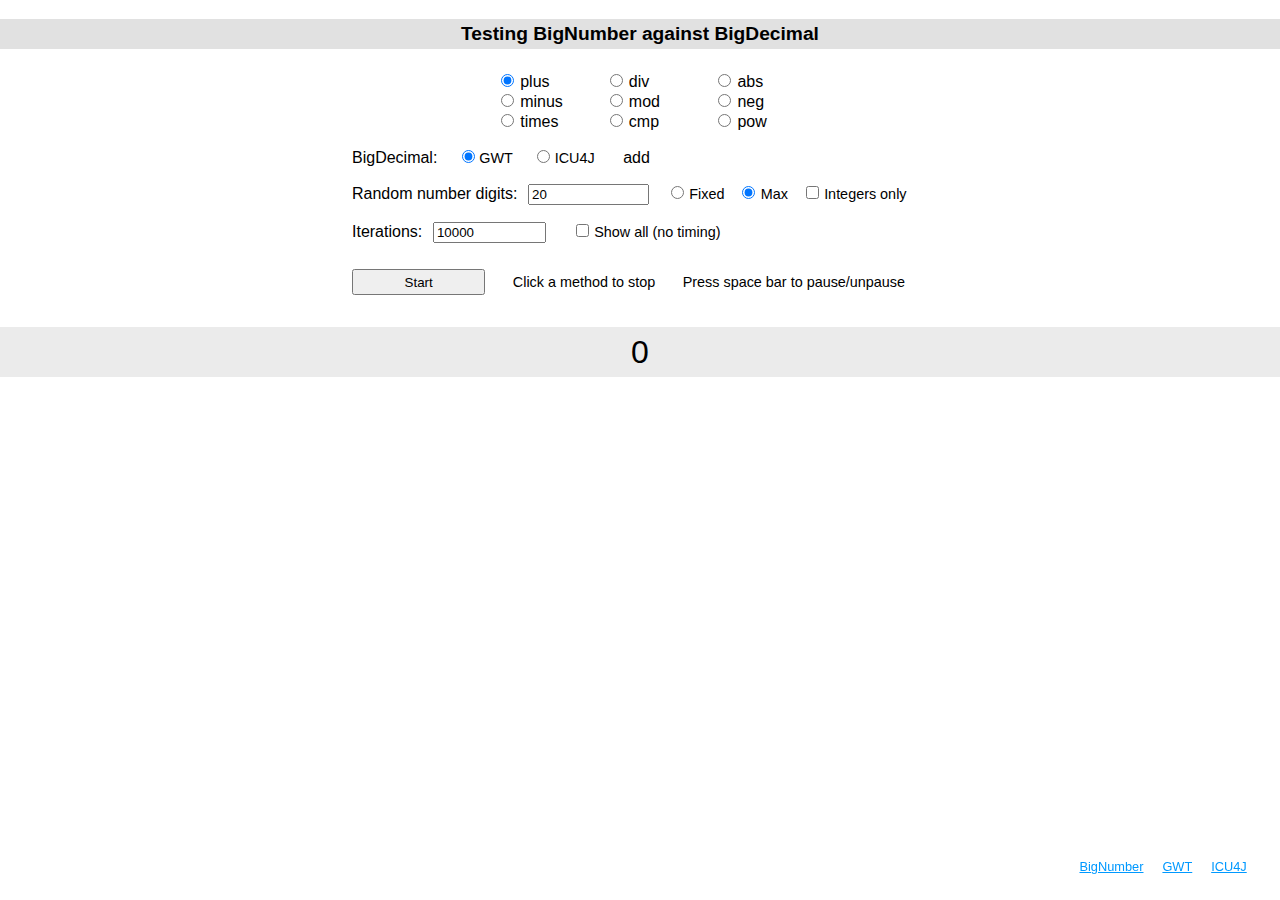
<file: node_modules/mysql/node_modules/bignumber.js/perf/bignumber-vs-bigdecimal.html>
<!DOCTYPE html>
<html lang='en'>
<head>
  <meta charset='utf-8' />
  <meta name="Author" content="M Mclaughlin">
  <title>Testing BigNumber</title>
  <style>
	body {margin: 0; padding: 0; font-family: Calibri, Arial, Sans-Serif;}
	div {margin: 1em 0;}
	h1, #counter {text-align: center; background-color: rgb(225, 225, 225);
		margin-top: 1em; padding: 0.2em; font-size: 1.2em;}
	a {color:  rgb(0, 153, 255); margin: 0 0.6em;}
	.links {position: fixed; bottom: 1em; right: 2em; font-size: 0.8em;}
	.form, #time {width: 36em; margin: 0 auto;}
	.form {text-align: left; margin-top: 1.4em;}
	.random input {margin-left: 1em;}
	.small {font-size: 0.9em;}
	.methods {margin: 1em auto; width: 18em;}
	.iterations input, .left {margin-left: 1.6em;}
	.info span {margin-left: 1.6em; font-size: 0.9em;}
	.info {margin-top: 1.6em;}
	.random input, .iterations input {margin-right: 0.3em;}
	.random label, .iterations label, .bigd label {font-size: 0.9em;
        margin-left: 0.1em;}
	.methods label {width: 5em; margin-left: 0.2em; display: inline-block;}
	.methods label.right {width: 2em;}
	.red {color: red; font-size: 1.1em; font-weight: bold;}
	button {width: 10em; height: 2em;}
	#dp, #r, #digits, #reps {margin-left: 0.8em;}
	#bigint {font-style: italic; display: none;}
	#gwt, #icu4j, #bd, #bigint {margin-left: 1.5em;}
	#division {display: none;}
	#counter {font-size: 2em; background-color: rgb(235, 235, 235);}
    #time {text-align: center;}
	#results {margin: 0 1.4em;}
  </style>
  <script src='../bignumber.js'></script>
  <script src='./lib/bigdecimal_GWT/bigdecimal.js'></script>
</head>
<body>
  <h1>Testing BigNumber against BigDecimal</h1>

  <div class='form'>

	<div class='methods'>
	  <input type='radio' id=0 name=1/><label for=0>plus</label>
	  <input type='radio' id=3 name=1/><label for=3>div</label>
	  <input type='radio' id=6 name=1/><label for=6 class='right'>abs</label>
	  <br>
	  <input type='radio' id=1 name=1/><label for=1>minus</label>
	  <input type='radio' id=4 name=1/><label for=4>mod</label>
	  <input type='radio' id=7 name=1/><label for=7 class='right'>neg</label>
	  <br>
	  <input type='radio' id=2 name=1/><label for=2>times</label>
	  <input type='radio' id=5 name=1/><label for=5>cmp</label>
	  <input type='radio' id=8 name=1/><label for=8 class='right'>pow</label>
	</div>

	<div class='bigd'>
	  <span>BigDecimal:</span>
	  <input type='radio' name=2 id='gwt' /><label for='gwt'>GWT</label>
	  <input type='radio' name=2 id='icu4j' /><label for='icu4j'>ICU4J</label>
	  <span id='bigint'>BigInteger</span>
	  <span id='bd'>add</span>
	</div>

	<div class='random'>
	  Random number digits:<input type='text' id='digits' size=12 />
	  <input type='radio' name=3 id='fix' /><label for='fix'>Fixed</label>
	  <input type='radio' name=3 id='max' /><label for='max'>Max</label>
	  <input type='checkbox' id='int' /><label for='int'>Integers only</label>
	</div>

	<div id='division'>
	  <span>Decimal places:<input type='text' id='dp' size=9 /></span>
	  <span class='left'>Rounding:<select id='r'>
		  <option>UP</option>
		  <option>DOWN</option>
		  <option>CEIL</option>
		  <option>FLOOR</option>
		  <option>HALF_UP</option>
		  <option>HALF_DOWN</option>
		  <option>HALF_EVEN</option>
		</select></span>
	</div>

	<div class='iterations'>
	  Iterations:<input type='text' id='reps' size=11 />
	  <input type='checkbox' id='show'/><label for='show'>Show all (no timing)</label>
	</div>

	<div class='info'>
	  <button id='start'>Start</button>
	  <span>Click a method to stop</span>
	  <span>Press space bar to pause/unpause</span>
	</div>

  </div>

  <div id='counter'>0</div>
  <div id='time'></div>
  <div id='results'></div>

  <div class='links'>
	<a href='https://github.com/MikeMcl/bignumber.js' target='_blank'>BigNumber</a>
	<a href='https://github.com/iriscouch/bigdecimal.js' target='_blank'>GWT</a>
	<a href='https://github.com/dtrebbien/BigDecimal.js/tree/' target='_blank'>ICU4J</a>
  </div>

  <script>

var i, completedReps, targetReps, cycleReps, cycleTime, prevCycleReps, cycleLimit,
	maxDigits, isFixed, isIntOnly, decimalPlaces, rounding, calcTimeout,
	counterTimeout, script, isGWT, BigDecimal_GWT, BigDecimal_ICU4J,
	bdM, bdTotal, bnM, bnTotal,
	bdMs = ['add', 'subtract', 'multiply', 'divide', 'remainder', 'compareTo',
		'abs', 'negate', 'pow'],
	bnMs = ['plus', 'minus', 'times', 'div', 'mod', 'cmp', 'abs', 'neg', 'pow'],
	lastRounding = 4,
	pause = false,
	up = true,
	timingVisible = false,
	showAll = false,

	// EDIT DEFAULTS HERE

	DEFAULT_REPS = 10000,
	DEFAULT_DIGITS = 20,
	DEFAULT_DECIMAL_PLACES = 20,
	DEFAULT_ROUNDING = 4,
	MAX_POWER = 20,
	CHANCE_NEGATIVE = 0.5,	 // 0 (never) to 1 (always)
	CHANCE_INTEGER = 0.2,	 // 0 (never) to 1 (always)
    MAX_RANDOM_EXPONENT = 100,
	SPACE_BAR = 32,
	ICU4J_URL = './lib/bigdecimal_ICU4J/BigDecimal-all-last.js',

	//

	$ = function (id) {return document.getElementById(id)},
	$INPUTS = document.getElementsByTagName('input'),
	$BD = $('bd'),
	$BIGINT = $('bigint'),
	$DIGITS = $('digits'),
	$GWT = $('gwt'),
	$ICU4J = $('icu4j'),
	$FIX = $('fix'),
	$MAX = $('max'),
	$INT = $('int'),
	$DIV = $('division'),
	$DP = $('dp'),
	$R = $('r'),
	$REPS = $('reps'),
	$SHOW = $('show'),
	$START = $('start'),
	$COUNTER = $('counter'),
	$TIME = $('time'),
	$RESULTS = $('results'),

    // Get random number in normal notation.
	getRandom = function () {
		var z,
            i = 0,
            // n is the number of digits - 1
			n = isFixed ? maxDigits - 1 : Math.random() * (maxDigits || 1) | 0,
            r = ( Math.random() * 10 | 0 ) + '';

		if (n) {
            if (r == '0')
     		    r = isIntOnly ? ( ( Math.random() * 9 | 0 ) + 1 ) + '' : (z = r + '.');

			for ( ; i++ < n; r += Math.random() * 10 | 0 ){}

			if (!z && !isIntOnly && Math.random() > CHANCE_INTEGER) {
				r = r.slice( 0, i = (Math.random() * n | 0) + 1 ) +
					'.' + r.slice(i);
			}
        }

        // Avoid division by zero error with division and modulo
		if ((bdM == 'divide' || bdM == 'remainder') && parseFloat(r) === 0)
			r = ( ( Math.random() * 9 | 0 ) + 1 ) + '';

		return Math.random() > CHANCE_NEGATIVE ? r : '-' + r;
	},

    // Get random number in exponential notation (if isIntOnly is false).
    // GWT BigDecimal BigInteger does not accept exponential notation.
    //getRandom = function () {
    //    var i = 0,
    //        // n is the number of significant digits - 1
    //        n = isFixed ? maxDigits - 1 : Math.random() * (maxDigits || 1) | 0,
    //        r = ( ( Math.random() * 9 | 0 ) + 1 ) + '';
    //
    //    for (; i++ < n; r += Math.random() * 10 | 0 ){}
    //
    //    if ( !isIntOnly ) {
    //
    //        // Add exponent.
    //        r += 'e' + ( Math.random() > 0.5 ? '+' : '-' ) +
    //          ( Math.random() * MAX_RANDOM_EXPONENT | 0 );
    //    }
    //
    //    return Math.random() > CHANCE_NEGATIVE ? r : '-' + r
    //},

	showTimings = function () {
		var i, bdS, bnS,
            sp = '',
            r = bnTotal < bdTotal
			  ? (bnTotal ? bdTotal / bnTotal : bdTotal)
			  : (bdTotal ? bnTotal / bdTotal : bnTotal);

        bdS = 'BigDecimal: ' + (bdTotal || '<1');
        bnS = 'BigNumber: ' + (bnTotal || '<1');

        for ( i = bdS.length - bnS.length; i-- > 0; sp += '&nbsp;'){}
        bnS = 'BigNumber: ' + sp + (bnTotal || '<1');

		$TIME.innerHTML =
            'No mismatches<div>' + bdS + ' ms<br>' + bnS + ' ms</div>' +
	    		((r = parseFloat(r.toFixed(1))) > 1
		    		? 'Big' + (bnTotal < bdTotal ? 'Number' : 'Decimal')
			    		+ ' was ' + r + ' times faster'
				    : 'Times approximately equal');
	},

	clear = function () {
		clearTimeout(calcTimeout);
		clearTimeout(counterTimeout);

		$COUNTER.style.textDecoration = 'none';
		$COUNTER.innerHTML = '0';
		$TIME.innerHTML = $RESULTS.innerHTML = '';
		$START.innerHTML = 'Start';
	},

	begin = function () {
        var i;
		clear();

		targetReps = +$REPS.value;
		if (!(targetReps > 0)) return;

		$START.innerHTML = 'Restart';

        i = +$DIGITS.value;
		$DIGITS.value = maxDigits = i && isFinite(i) ? i : DEFAULT_DIGITS;

		for (i = 0; i < 9; i++) {
			if ($INPUTS[i].checked) {
				bnM = bnMs[$INPUTS[i].id];
				bdM = bdMs[$INPUTS[i].id];
				break;
			}
		}

		if (bdM == 'divide') {
            i = +$DP.value;
            $DP.value = decimalPlaces = isFinite(i) ? i : DEFAULT_DECIMAL_PLACES;
			rounding = $R.selectedIndex;
			BigNumber.config(decimalPlaces, rounding);
		}

		isFixed = $FIX.checked;
		isIntOnly = $INT.checked;
		showAll = $SHOW.checked;

		BigDecimal = (isGWT = $GWT.checked)
			? (isIntOnly ? BigInteger : BigDecimal_GWT)
			: BigDecimal_ICU4J;

		prevCycleReps = cycleLimit = completedReps = bdTotal = bnTotal = 0;
		pause = false;

		cycleReps = showAll ? 1 : 0.5;
		cycleTime = +new Date();

		setTimeout(updateCounter, 0);
	},

	updateCounter = function () {

		if (pause) {
			if (!timingVisible && !showAll) {
				showTimings();
				timingVisible = true;
			}
			counterTimeout = setTimeout(updateCounter, 50);
			return
		}

		$COUNTER.innerHTML = completedReps;

		if (completedReps < targetReps) {
			if (timingVisible) {
				$TIME.innerHTML = '';
				timingVisible = false;
			}

			if (!showAll) {

				// Adjust cycleReps so counter is updated every second-ish
				if (prevCycleReps != cycleReps) {

					// cycleReps too low
					if (+new Date() - cycleTime < 1e3) {
						prevCycleReps = cycleReps;

						if (cycleLimit) {
							cycleReps += ((cycleLimit - cycleReps) / 2);
						} else {
							cycleReps *= 2;
						}

					// cycleReps too high
					} else {
						cycleLimit = cycleReps;
						cycleReps -= ((cycleReps - prevCycleReps) / 2);
					}

					cycleReps = Math.floor(cycleReps) || 1;
					cycleTime = +new Date();
				}

				if (completedReps + cycleReps > targetReps) {
					cycleReps = targetReps - completedReps;
				}
			}

			completedReps += cycleReps;
			calcTimeout = setTimeout(calc, 0);

		// Finished - show timings summary
		} else {
			$START.innerHTML = 'Start';
			$COUNTER.style.textDecoration = 'underline';
			if (!showAll) {
				showTimings();
			}
		}
	},

	calc = function () {

		var start, bdT, bnT, bdR, bnR,
			xs = [cycleReps],
			ys = [cycleReps],
			bdRs = [cycleReps],
			bnRs = [cycleReps];


		// GENERATE RANDOM OPERANDS

		for (i = 0; i < cycleReps; i++) {
			xs[i] = getRandom();
		}

		if (bdM == 'pow') {

			// GWT pow argument must be Number type and integer
			if (isGWT) {
				for (i = 0; i < cycleReps; i++) {
					ys[i] = Math.floor(Math.random() * (MAX_POWER + 1));
				}

			// ICU4J pow argument must be BigDecimal
			} else {
				for (i = 0; i < cycleReps; i++) {
					ys[i] = Math.floor(Math.random() * (MAX_POWER + 1)) + '';
				}
			}

		// No second operand needed for abs and negate
		} else if (bdM != 'abs' && bdM != 'negate') {
			for (i = 0; i < cycleReps; i++) {
				ys[i] = getRandom();
			}
		}


		//********************************************************************//
		//************************** START TIMING ****************************//
		//********************************************************************//


		// BIGDECIMAL

		if (bdM == 'divide') {

			start = +new Date();
			for (i = 0; i < cycleReps; i++) {
				bdRs[i] = new BigDecimal(xs[i])[bdM](new BigDecimal(ys[i]),
					decimalPlaces, rounding);
			}
			bdT = +new Date() - start;

		// GWT pow argument must be Number type and integer
		} else if (bdM == 'pow' && isGWT) {

			start = +new Date();
			for (i = 0; i < cycleReps; i++) {
				bdRs[i] = new BigDecimal(xs[i])[bdM](ys[i]);
			}
			bdT = +new Date() - start;

		} else if (bdM == 'abs' || bdM == 'negate') {

			start = +new Date();
			for (i = 0; i < cycleReps; i++) {
				bdRs[i] = new BigDecimal(xs[i])[bdM]();
			}
			bdT = +new Date() - start;

		} else {

			start = +new Date();
			for (i = 0; i < cycleReps; i++) {
				bdRs[i] = new BigDecimal(xs[i])[bdM](new BigDecimal(ys[i]));
			}
			bdT = +new Date() - start;

		}


		// BIGNUM

		if (bdM == 'pow') {

			start = +new Date();
			for (i = 0; i < cycleReps; i++) {
				bnRs[i] = new BigNumber(xs[i])[bnM](ys[i]);
			}
			bnT = +new Date() - start;

		} else if (bdM == 'abs' || bdM == 'negate') {

			start = +new Date();
			for (i = 0; i < cycleReps; i++) {
				bnRs[i] = new BigNumber(xs[i])[bnM]();
			}
			bnT = +new Date() - start;

		} else {

			start = +new Date();
			for (i = 0; i < cycleReps; i++) {
				bnRs[i] = new BigNumber(xs[i])[bnM](new BigNumber(ys[i]));
			}
			bnT = +new Date() - start;

		}


		//********************************************************************//
		//**************************** END TIMING ****************************//
		//********************************************************************//


		// CHECK FOR MISMATCHES

		for (i = 0; i < cycleReps; i++) {
			bnR = bnRs[i].toString();

			// Remove any trailing zeros from BigDecimal result
			if (isGWT) {
				bdR = bdM == 'compareTo' || isIntOnly
					? bdRs[i].toString()
					: bdRs[i].stripTrailingZeros().toPlainString();
			} else {

				// No toPlainString() or stripTrailingZeros() in ICU4J
				bdR = bdRs[i].toString();

				if (bdR.indexOf('.') != -1) {
					bdR = bdR.replace(/\.?0+$/, '');
				}
			}

			if (bdR !== bnR) {

				$RESULTS.innerHTML =
					'<span class="red">Breaking on first mismatch:</span>' +
					'<br><br>' +xs[i] + '<br>' + bnM + '<br>' + ys[i] +
					'<br><br>BigDecimal<br>' + bdR + '<br>' + bnR + '<br>BigNumber';

				if (bdM == 'divide') {
					$RESULTS.innerHTML += '<br><br>Decimal places: ' +
						decimalPlaces + '<br>Rounding mode: ' + rounding;
				}
				return;
			} else if (showAll) {
				$RESULTS.innerHTML = xs[i] + '<br>' + bnM + '<br>' + ys[i] +
				'<br><br>BigDecimal<br>' + bdR + '<br>' + bnR + '<br>BigNumber';
			}
		}

		bdTotal += bdT;
		bnTotal += bnT;

		updateCounter();
	};


// EVENT HANDLERS

document.onkeyup = function (evt) {
	evt = evt || window.event;
	if ((evt.keyCode || evt.which) == SPACE_BAR) {
		up = true;
	}
};
document.onkeydown = function (evt) {
	evt = evt || window.event;
	if (up && (evt.keyCode || evt.which) == SPACE_BAR) {
		pause = !pause;
		up = false;
	}
};

// BigNumber methods' radio buttons' event handlers
for (i = 0; i < 9; i++) {
	$INPUTS[i].checked = false;
	$INPUTS[i].disabled = false;
	$INPUTS[i].onclick = function () {
		clear();
		lastRounding = $R.options.selectedIndex;
		$DIV.style.display = 'none';
		bnM = bnMs[this.id];
		$BD.innerHTML = bdM = bdMs[this.id];
	};
}
$INPUTS[1].onclick = function () {
	clear();
	$R.options.selectedIndex = lastRounding;
	$DIV.style.display = 'block';
	bnM = bnMs[this.id];
	$BD.innerHTML = bdM = bdMs[this.id];
};

// Show/hide BigInteger and disable/un-disable division accordingly as BigInteger
// throws an exception if division gives "no exact representable decimal result"
$INT.onclick = function () {
	if (this.checked && $GWT.checked) {
		if ($INPUTS[1].checked) {
			$INPUTS[1].checked = false;
			$INPUTS[0].checked = true;
			$BD.innerHTML = bdMs[$INPUTS[0].id];
			$DIV.style.display = 'none';
		}
		$INPUTS[1].disabled = true;
		$BIGINT.style.display = 'inline';
	} else {
		$INPUTS[1].disabled = false;
		$BIGINT.style.display = 'none';
	}
};
$ICU4J.onclick = function () {
	$INPUTS[1].disabled = false;
	$BIGINT.style.display = 'none';
};
$GWT.onclick = function () {
	if ($INT.checked) {
		if ($INPUTS[1].checked) {
			$INPUTS[1].checked = false;
			$INPUTS[0].checked = true;
			$BD.innerHTML = bdMs[$INPUTS[0].id];
			$DIV.style.display = 'none';
		}
		$INPUTS[1].disabled = true;
		$BIGINT.style.display = 'inline';
	}
};

BigNumber.config({
	DECIMAL_PLACES : 20,
	ROUNDING_MODE : 4,
	ERRORS : false,
	RANGE : 1E9,
	EXPONENTIAL_AT : 1E9
});

// Set defaults
$MAX.checked = $INPUTS[0].checked = $GWT.checked = true;
$SHOW.checked = $INT.checked = false;
$REPS.value = DEFAULT_REPS;
$DIGITS.value = DEFAULT_DIGITS;
$DP.value = DEFAULT_DECIMAL_PLACES;
$R.option = DEFAULT_ROUNDING;

BigDecimal_GWT = BigDecimal;
BigDecimal = undefined;

// Load ICU4J BigDecimal
script = document.createElement("script");
script.src = ICU4J_URL;
script.onload = script.onreadystatechange = function () {
	if (!script.readyState || /loaded|complete/.test(script.readyState)) {
		script = null;
		BigDecimal_ICU4J = BigDecimal;
		$START.onmousedown = begin;
	}
};
document.getElementsByTagName("head")[0].appendChild(script);



/*

NOTES:


ICU4J
=====
IBM java package: com.ibm.icu.math
pow's argument must be a BigDecimal.
Among other differences, doesn't have .toPlainString() or .stripTrailingZeros().
Exports BigDecimal only.
Much faster than gwt on Firefox, on Chrome it varies with the method.


GWT
===
Java standard class library: java.math.BigDecimal

Exports:
  RoundingMode
  MathContext
  BigDecimal
  BigInteger

BigDecimal properties:
  ROUND_CEILING
  ROUND_DOWN
  ROUND_FLOOR
  ROUND_HALF_DOWN
  ROUND_HALF_EVEN
  ROUND_HALF_UP
  ROUND_UNNECESSARY
  ROUND_UP
  __init__
  valueOf
  log
  logObj
  ONE
  TEN
  ZERO

BigDecimal instance properties/methods:
( for (var i in new BigDecimal('1').__gwt_instance.__gwtex_wrap) {...} )

  byteValueExact
  compareTo
  doubleValue
  equals
  floatValue
  hashCode
  intValue
  intValueExact
  max
  min
  movePointLeft
  movePointRight
  precision
  round
  scale
  scaleByPowerOfTen
  shortValueExact
  signum
  stripTrailingZeros
  toBigInteger
  toBigIntegerExact
  toEngineeringString
  toPlainString
  toString
  ulp
  unscaledValue
  longValue
  longValueExact
  abs
  add
  divide
  divideToIntegralValue
  multiply
  negate
  plus
  pow
  remainder
  setScale
  subtract
  divideAndRemainder

*/

  </script>
</body>
</html>
</file>
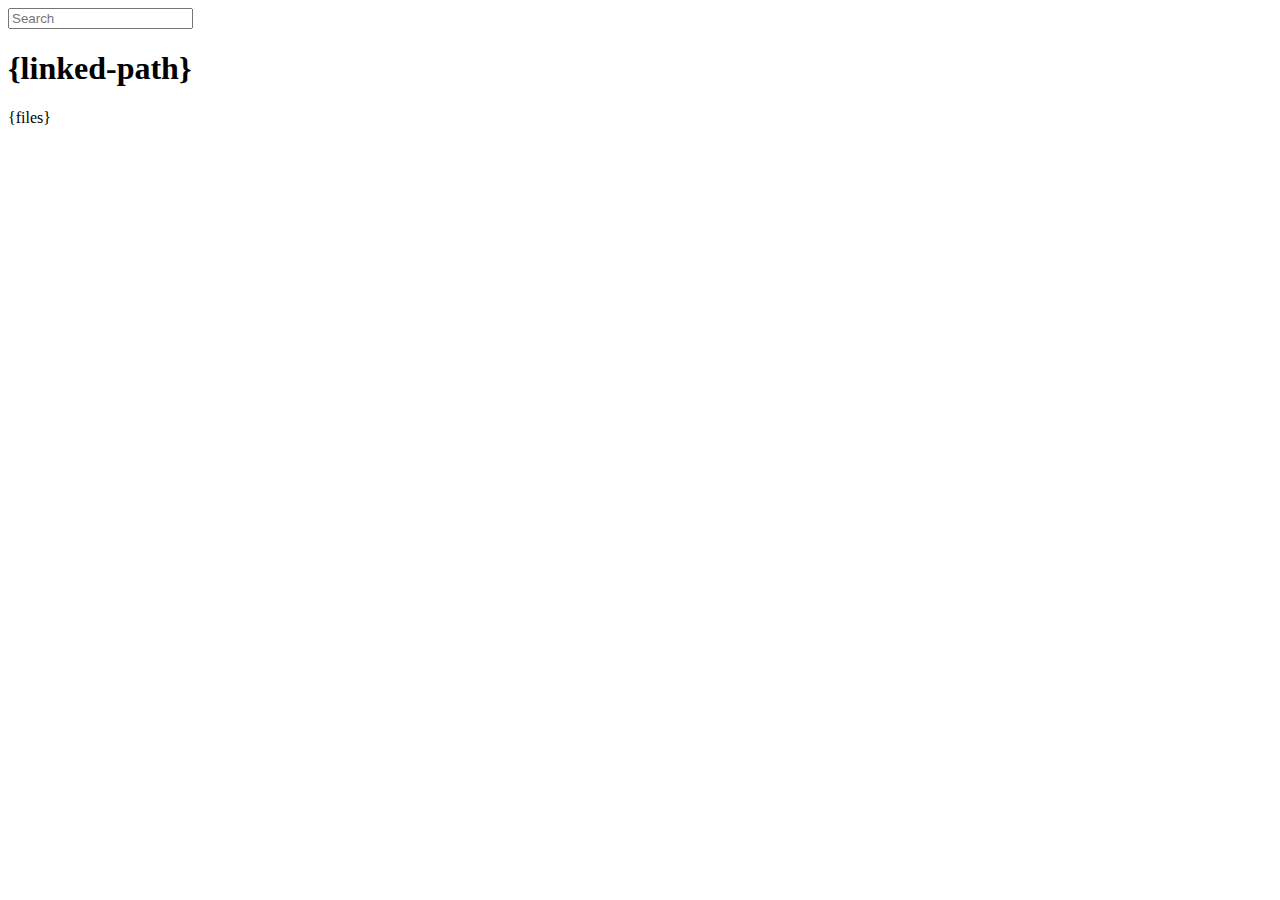
<file: node_modules/express/node_modules/connect/lib/public/directory.html>
<!DOCTYPE html>
<html>
  <head>
    <meta charset='utf-8'> 
    <meta name="viewport" content="width=device-width, initial-scale=1.0, maximum-scale=1.0, user-scalable=no" />
    <title>listing directory {directory}</title>
    <style>{style}</style>
    <script>
      function $(id){
        var el = 'string' == typeof id
          ? document.getElementById(id)
          : id;

        el.on = function(event, fn){
          if ('content loaded' == event) {
            event = window.attachEvent ? "load" : "DOMContentLoaded";
          }
          el.addEventListener
            ? el.addEventListener(event, fn, false)
            : el.attachEvent("on" + event, fn);
        };

        el.all = function(selector){
          return $(el.querySelectorAll(selector));
        };

        el.each = function(fn){
          for (var i = 0, len = el.length; i < len; ++i) {
            fn($(el[i]), i);
          }
        };

        el.getClasses = function(){
          return this.getAttribute('class').split(/\s+/);
        };

        el.addClass = function(name){
          var classes = this.getAttribute('class');
          el.setAttribute('class', classes
            ? classes + ' ' + name
            : name);
        };

        el.removeClass = function(name){
          var classes = this.getClasses().filter(function(curr){
            return curr != name;
          });
          this.setAttribute('class', classes.join(' '));
        };

        return el;
      }

      function search() {
        var str = $('search').value
          , links = $('files').all('a');

        links.each(function(link){
          var text = link.textContent;

          if ('..' == text) return;
          if (str.length && ~text.indexOf(str)) {
            link.addClass('highlight');
          } else {
            link.removeClass('highlight');
          }
        });
      }

      $(window).on('content loaded', function(){
        $('search').on('keyup', search);
      });
    </script>
  </head>
  <body class="directory">
    <input id="search" type="text" placeholder="Search" autocomplete="off" />
    <div id="wrapper">
      <h1>{linked-path}</h1>
      {files}
    </div>
  </body>
</html>
</file>
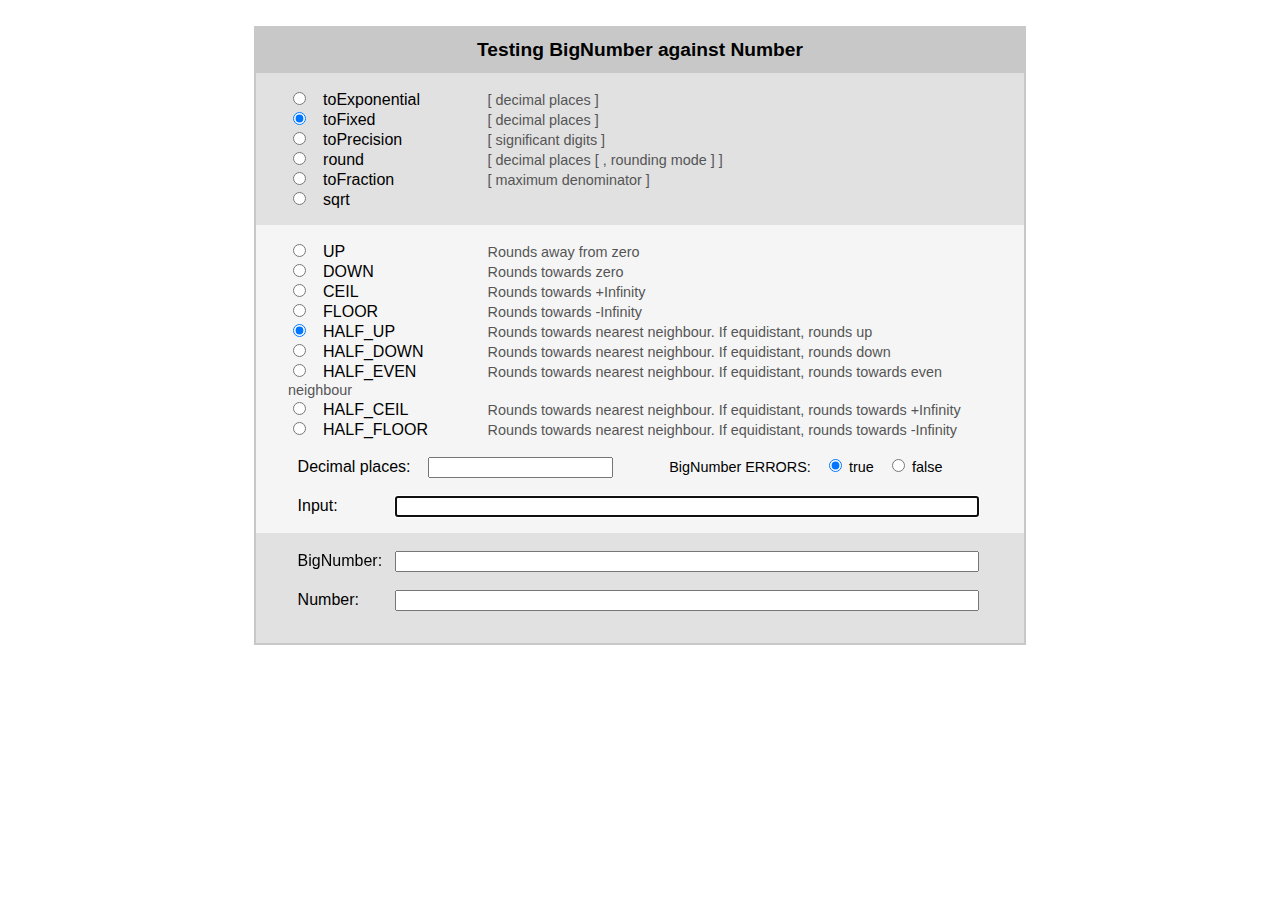
<file: node_modules/mysql/node_modules/bignumber.js/test/browser/bignumber-vs-number.html>
<!DOCTYPE html>
<html lang='en'>
<head>
  <meta charset='utf-8' />
  <meta name="Author" content="M Mclaughlin">
  <title>Testing BigNumber against Number</title>
  <style>
    body, ul, form, h1, div {margin: 0; padding: 0;}
    body, pre {font-family: Calibri, Arial, Sans-Serif;}
    form {width: 48em; margin: 1.6em auto; border: 2px solid rgb(200, 200, 200);}
    h1 {text-align: center; font-size: 1.2em; padding: 0.6em 0;
        background-color: rgb(200, 200, 200)}
    ul {list-style-type: none; color: rgb(85, 85, 85); padding: 1em 1em 0 2em;}
    .input, ul {background-color: rgb(245, 245, 245);}
    .input, .output {padding: 0 1em 1em 2em;}
    .output, .methods {background-color: rgb(225, 225, 225);}
    .methods {padding-bottom: 1em;}
    .output {padding-bottom: 2em;}
    .size {width: 80%;}
    label {width: 10em; color: rgb(0, 0, 0); margin-left: 0.6em;}
    label {display: inline-block;}
    span, .exLabel, pre {font-size: 0.9em;}
	pre {display: inline;}
    .exLabel {display: inline; margin-left: 0; width: 2em;}
    .arg, .result, .dp {width: 5em; margin-right: 0.8em; margin-top: 1.2em;}
    .dp {width: auto;}
    .exInput {margin-left: 1em;}
    .code {width: 60em; margin: 0 auto; font-family: Courier New, Courier,
        monospace; font-size: 0.8em;}
  </style>
  <script src='../../bignumber.js'></script>
</head>
<body>
  <form>
    <h1>Testing BigNumber against Number</h1>
    <ul class='methods'>
      <li>
        <input type='radio' id='toExponential' name=1/>
        <label for='toExponential'>toExponential</label>
        <span>[ decimal places ]</span>
      </li>
      <li>
        <input type='radio' id='toFixed' name=1/>
        <label for='toFixed'>toFixed</label>
        <span>[ decimal places ]</span>
      </li>
      <li>
        <input type='radio' id='toPrecision' name=1/>
        <label for='toPrecision'>toPrecision</label>
        <span>[ significant digits ]</span>
      </li>
      <li>
        <input type='radio' id='round' name=1/>
        <label for='round'>round</label>
        <span>[ decimal places [ , rounding mode ] ]</span>
      </li>
      <li>
        <input type='radio' id='toFraction' name=1/>
        <label for='toFraction'>toFraction</label>
        <span>[ maximum denominator ]</span>
      </li>
      <li>
        <input type='radio' id='sqrt' name=1/>
        <label for='sqrt'>sqrt</label>
      </li>
    </ul>
    <ul id='roundings'>
      <li>
        <input type='radio' id=0 name=2/>
        <label for=0 >UP</label>
        <span>Rounds away from zero</span>
      </li>
      <li>
        <input type='radio' id=1 name=2/>
        <label for=1 >DOWN</label>
        <span>Rounds towards zero</span>
      </li>
      <li>
        <input type='radio' id=2 name=2/>
        <label for=2 >CEIL</label>
        <span>Rounds towards +Infinity</span>
      </li>
      <li>
        <input type='radio' id=3 name=2/>
        <label for=3 >FLOOR</label>
        <span>Rounds towards -Infinity</span>
      </li>
      <li>
        <input type='radio' id=4 name=2/>
        <label for=4 >HALF_UP</label>
        <span>Rounds towards nearest neighbour. If equidistant, rounds up</span>
      </li>
      <li>
        <input type='radio' id=5 name=2/>
        <label for=5 >HALF_DOWN</label>
        <span>Rounds towards nearest neighbour. If equidistant, rounds down</span>
      </li>
      <li>
        <input type='radio' id=6 name=2/>
        <label for=6 >HALF_EVEN</label>
        <span>Rounds towards nearest neighbour. If equidistant, rounds towards even neighbour</span>
      </li>
      <li>
        <input type='radio' id=7 name=2/>
        <label for=7 >HALF_CEIL</label>
        <span>Rounds towards nearest neighbour. If equidistant, rounds towards +Infinity</span>
      </li>
      <li>
        <input type='radio' id=8 name=2/>
        <label for=8 >HALF_FLOOR</label>
        <span>Rounds towards nearest neighbour. If equidistant, rounds towards -Infinity</span>
      </li>
    </ul>

    <div class='input'>
      <div class='dpDiv'>
      <label class='dp' id='dpLabel' for='dp'>Decimal places:</label>
      <input type='text' id='dp' name='dp' size=20 />
      <pre>             BigNumber ERRORS:</pre>
      <input class='exInput' type='radio' id='exTrue' name=3/>
      <label class='exLabel' for='exTrue'>true</label>
      <input class='exInput' type='radio' id='exFalse' name=3/>
      <label class='exLabel' for='exFalse'>false</label>
      </div>
      <label class='arg' for='input'>Input:</label>
      <input class='size' type='text' id='input' name='input' />
    </div>

    <div class='output'>
      <label class='result' for='bignumber'>BigNumber:</label>
      <input class='size' type='text' id='bignumber' name='bignumber' readonly />
      <div id='number'>
        <label class='result' for='num'>Number:</label>
        <input class='size' type='text' id='num' name='num' readonly />
      </div>
    </div>
  </form>
  <div class= 'code' id='code'></div>
  <script>
(function () {
    var i, toFraction, lastFocus,
        d = document,
        $ = function (id) {return d.getElementById(id)},
        $input = $('input'),
        $dp = $('dp'),
        $dpLabel = $('dpLabel'),
        $num = $('num'),
        $bignumber = $('bignumber'),
        $number = $('number'),
        $roundings = $('roundings'),
        $exceptionsTrue = $('exTrue'),
        $exceptionsFalse = $('exFalse'),
        $code = $('code'),
        $inputs = d.getElementsByTagName('input');

    function round() {
        var i, rb, method, mode, includeNumber, numVal, bignumberVal, isSqrt,
            dp = ($dp.value = $dp.value.replace(/\s+/g, '')),
            dpEmpty = dp === '',
            input = ($input.value = $input.value.replace(/\s+/g, '')),
            exceptions = $exceptionsTrue.checked,
            code = 'BigNumber.config({ERRORS : ' + exceptions;

        BigNumber.config({ERRORS : exceptions});

        if (input) {
            for (i = 0; i < 15; i++) {
                rb = $inputs[i];
                if (rb.checked) {
                    if (i < 6) method = rb.id;
                    else mode = rb.id;
                }
            }

            $num.value = $bignumber.value = $code.innerHTML = '';
            isSqrt = method == 'sqrt';

            if (includeNumber = method != 'toFraction' && method != 'round') {
                try {
                    numVal = isSqrt
                        ? Math.sqrt(input)
                        : dpEmpty
                            ? Number(input)[method]()
                            : Number(input)[method](dp);
                } catch(e) {
                    numVal = e;
                }

                if (isSqrt && !dpEmpty) {
                    try {
                        BigNumber.config(dp);
                    } catch(e) {
                        $bignumber.value = e;
                        return;
                    }
                    code += ', DECIMAL_PLACES : ' + dp;
                }
                BigNumber.config({ROUNDING_MODE : mode});
                code += ', ROUNDING_MODE : ' + mode;
            }

            code += "})<br>BigNumber('" + input + "')." + method + "(";

            if (!isSqrt) {
                if (method == 'round') {
                    if (dpEmpty) {
                        dp = undefined;
                        dpEmpty = false;
                    }
                    code += "'" + dp + "', " + mode;

                } else if (!dpEmpty) code += "'" + dp + "'";
            }

            code += ')<br><br>';

            if (includeNumber) {
                if (isSqrt) {
                    code += "Math.sqrt('" + input + "')";
                } else {
                    code += "Number('" + input + "')." + method + "(";
                    if (!dpEmpty) code += "'" + dp + "'";
                    code += ")";
                }
            }

            try {
                bignumberVal = dpEmpty
                    ? new BigNumber(input)[method]()
                    : new BigNumber(input)[method](dp, mode);
            } catch(e) {
                bignumberVal = e;
            }

            setTimeout(function () {
                $bignumber.value = bignumberVal;
                if (includeNumber) $num.value = numVal;
                $code.innerHTML = code;
            }, 100);

            if (window.console && console.log) {
                input = new BigNumber(input);
                console.log('\nc: ' + input.c +
                            '\ne: ' + input.e +
                            '\ns: ' + input.s);
            }
        }
        lastFocus.focus();
    }

    BigNumber.config({
        DECIMAL_PLACES : 20,
        ROUNDING_MODE : 4,
        ERRORS : false,
        EXPONENTIAL_AT : 1E9,
        RANGE : 1E9
    });

    $input.value = $dp.value = $num.value = $bignumber.value = '';
    setTimeout(function () {$input.focus()}, 0);

    for (i = 0; i < 15; i++) {
        $inputs[i].checked = false;

        $inputs[i].onclick = function () {
            if (this.id >= 0) {
                round();
            } else {
                if (this.id == 'toFraction') {
                    toFraction = true;
                    $dpLabel.innerHTML = 'Maximum denominator:';
                    $number.style.display = $roundings.style.display = 'none';
                } else {
                    $dpLabel.innerHTML = this.id == 'toPrecision'
                        ? 'Significant digits:'
                        : 'Decimal places:';
                    $number.style.display = this.id == 'round'
                        ? 'none'
                        : 'block';
                    $roundings.style.display = 'block';
                    if (toFraction) toFraction = false;
                }
                $dp.value = $bignumber.value = $num.value = $code.innerHTML = '';
                lastFocus.focus();
            }
        };
    }

    $exceptionsTrue.onclick = $exceptionsFalse.onclick = round;

    $input.onfocus = $dp.onfocus = function () {
        lastFocus = this;
    };

    $inputs[1].checked = $inputs[10].checked = $exceptionsTrue.checked = true;

    document.onkeypress = function (e) {
        if ((e || window.event).keyCode == 13) {
            round();
            return false;
        } else $num.value = $bignumber.value = '';
    };
})();
  </script>
</body>
</html>
</file>
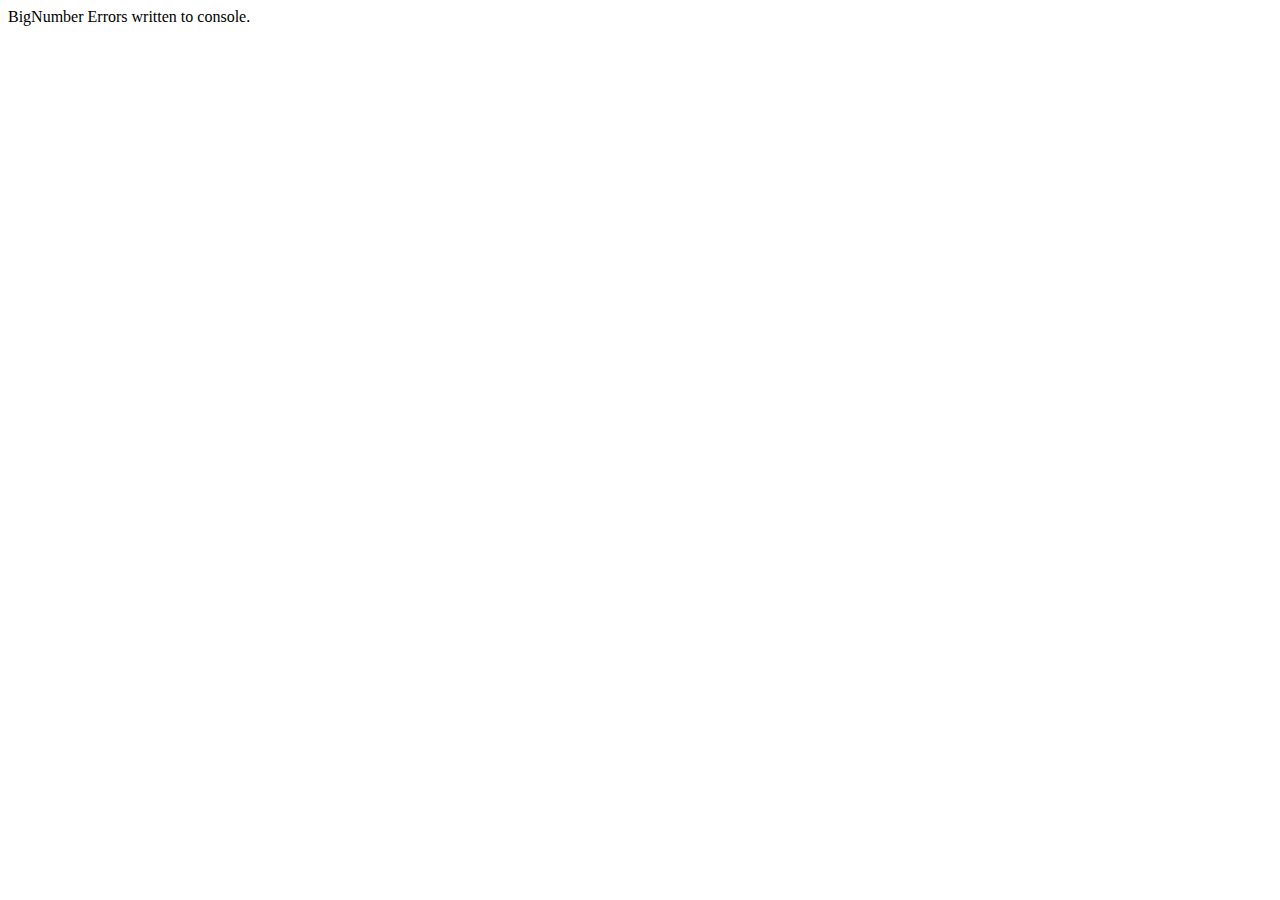
<file: node_modules/mysql/node_modules/bignumber.js/test/browser/console-errors.html>
<!DOCTYPE html>
<html lang="en">
<head>
  <meta charset="utf-8" />
  <title>BigNumber Errors</title>
  <script src='../../bignumber.js'></script>
</head>
<body>
  <script>

    var n;

    document.body.innerHTML = 'BigNumber Errors written to console.';

    try {
        n = new BigNumber(45324542.452466456546456);
    } catch (e) {
        console.error(e + '')
    } try {
        n = new BigNumber(333, 2);
    } catch (e) {
        console.error(e + '')
    } try {
         n = new BigNumber(123, 5.6);
    } catch (e) {
        console.error(e + '')
    } try {
        n = new BigNumber(123, 37);
    } catch (e) {
        console.error(e + '')
    } try {
        n = new BigNumber('hello');
    } catch (e) {
        console.error(e + '')
    } try {
        n = new BigNumber(8475698473265965);
    } catch (e) {
        console.error(e + '')
    }

    try {
        BigNumber.config({ DECIMAL_PLACES : 10.3});
    } catch (e) {
        console.error(e + '')
    } try {
        BigNumber.config({ DECIMAL_PLACES : -1});
    } catch (e) {
        console.error(e + '')
    } try {
        BigNumber.config({ ROUNDING_MODE : 4.3});
    } catch (e) {
        console.error(e + '')
    } try {
        BigNumber.config({ ROUNDING_MODE : 10});
    } catch (e) {
        console.error(e + '')
    } try {
        BigNumber.config({ EXPONENTIAL_AT : 10.3});
    } catch (e) {
        console.error(e + '')
    } try {
        BigNumber.config({ EXPONENTIAL_AT : 1e99});
    } catch (e) {
        console.error(e + '')
    } try {
        BigNumber.config({ RANGE : 1.999});
    } catch (e) {
        console.error(e + '')
    } try {
        BigNumber.config({ RANGE : 1e99});
    } catch (e) {
        console.error(e + '')
    } try {
        BigNumber.config({ ERRORS : 'ertg'});
    } catch (e) {
        console.error(e + '')
    }

    try {
        n = new BigNumber(2).pow(10.3);
    } catch (e) {
        console.error(e + '')
    } try {
        n = new BigNumber(2).pow(1e99);
    } catch (e) {
        console.error(e + '')
    }

    try {
        n = new BigNumber(2).round(300.3);
    } catch (e) {
        console.error(e + '')
    } try {
        n = new BigNumber(2).round(1e99);
    } catch (e) {
        console.error(e + '')
    } try {
       n = new BigNumber(2).round(null, 3.3);
    } catch (e) {
        console.error(e + '')
    } try {
        n = new BigNumber(2).round(null, 9);
    } catch (e) {
        console.error(e + '')
    }

    try {
        n = new BigNumber(2).toE(300.3);
    } catch (e) {
        console.error(e + '')
    } try {
        n = new BigNumber(2).toE(1e99);
    } catch (e) {
        console.error(e + '')
    }

    try {
        n = new BigNumber(2).toF(300.3);
    } catch (e) {
        console.error(e + '')
    } try {
        n = new BigNumber(2).toF(1e99);
    } catch (e) {
        console.error(e + '')
    }

    try {
        n = new BigNumber(2).toFr(300.3);
    } catch (e) {
        console.error(e + '')
    } try {
        n = new BigNumber(2).toFr(-1);
    } catch (e) {
        console.error(e + '')
    }

    try {
        n = new BigNumber(2).toP(300.3);
    } catch (e) {
        console.error(e + '')
    } try {
       n = new BigNumber(2).toP(0);
    } catch (e) {
        console.error(e + '')
    }

    try {
        n = new BigNumber(2).toS(3.3);
    } catch (e) {
        console.error(e + '')
    } try {
        n = new BigNumber(2).toS(1);
    } catch (e) {
        console.error(e + '')
    }


   /*
    * cmp, div, eq, gt, gte, lt, lte, minus, mod, plus, pow, times.
    */


    try {
        n = new BigNumber(2).cmp(45324542.452466456546456);
    } catch (e) {
        console.error(e + '')
    } try {
        n = new BigNumber(2).cmp(333, 2);
    } catch (e) {
        console.error(e + '')
    } try {
        n = new BigNumber(2).cmp(123, 5.6);
    } catch (e) {
        console.error(e + '')
    } try {
        n = new BigNumber(2).cmp(123, 37);
    } catch (e) {
        console.error(e + '')
    } try {
        n = new BigNumber(2).cmp('hello');
    } catch (e) {
        console.error(e + '')
    } try {
        n = new BigNumber(2).cmp(8475698473265965);
    } catch (e) {
        console.error(e + '')
    }

    try {
        n = new BigNumber(2).div(45324542.452466456546456);
    } catch (e) {
        console.error(e + '')
    } try {
        n = new BigNumber(2).div(333, 2);
    } catch (e) {
        console.error(e + '')
    } try {
        n = new BigNumber(2).div(123, 5.6);
    } catch (e) {
        console.error(e + '')
    } try {
        n = new BigNumber(2).div(123, 37);
    } catch (e) {
        console.error(e + '')
    } try {
        n = new BigNumber(2).div('hello');
    } catch (e) {
        console.error(e + '')
    } try {
        n = new BigNumber(2).div(8475698473265965);
    } catch (e) {
        console.error(e + '')
    }

    try {
        n = new BigNumber(2).eq(45324542.452466456546456);
    } catch (e) {
        console.error(e + '')
    } try {
        n = new BigNumber(2).eq(333, 2);
    } catch (e) {
        console.error(e + '')
    } try {
        n = new BigNumber(2).eq(123, 5.6);
    } catch (e) {
        console.error(e + '')
    } try {
        n = new BigNumber(2).eq(123, 37);
    } catch (e) {
        console.error(e + '')
    } try {
        n = new BigNumber(2).eq('hello');
    } catch (e) {
        console.error(e + '')
    } try {
        n = new BigNumber(2).eq(8475698473265965);
    } catch (e) {
        console.error(e + '')
    }

    try {
        n = new BigNumber(2).gt(45324542.452466456546456);
    } catch (e) {
        console.error(e + '')
    } try {
        n = new BigNumber(2).gt(333, 2);
    } catch (e) {
        console.error(e + '')
    } try {
        n = new BigNumber(2).gt(123, 5.6);
    } catch (e) {
        console.error(e + '')
    } try {
        n = new BigNumber(2).gt(123, 37);
    } catch (e) {
        console.error(e + '')
    } try {
        n = new BigNumber(2).gt('hello');
    } catch (e) {
        console.error(e + '')
    } try {
        n = new BigNumber(2).gt(8475698473265965);
    } catch (e) {
        console.error(e + '')
    }

    try {
        n = new BigNumber(2).gte(45324542.452466456546456);
    } catch (e) {
        console.error(e + '')
    } try {
        n = new BigNumber(2).gte(333, 2);
    } catch (e) {
        console.error(e + '')
    } try {
        n = new BigNumber(2).gte(123, 5.6);
    } catch (e) {
        console.error(e + '')
    } try {
        n = new BigNumber(2).gte(123, 37);
    } catch (e) {
        console.error(e + '')
    } try {
        n = new BigNumber(2).gte('hello');
    } catch (e) {
        console.error(e + '')
    } try {
        n = new BigNumber(2).gte(8475698473265965);
    } catch (e) {
        console.error(e + '')
    }

    try {
        n = new BigNumber(2).lt(45324542.452466456546456);
    } catch (e) {
        console.error(e + '')
    } try {
        n = new BigNumber(2).lt(333, 2);
    } catch (e) {
        console.error(e + '')
    } try {
        n = new BigNumber(2).lt(123, 5.6);
    } catch (e) {
        console.error(e + '')
    } try {
        n = new BigNumber(2).lt(123, 37);
    } catch (e) {
        console.error(e + '')
    } try {
        n = new BigNumber(2).lt('hello');
    } catch (e) {
        console.error(e + '')
    } try {
        n = new BigNumber(2).lt(8475698473265965);
    } catch (e) {
        console.error(e + '')
    }

    try {
        n = new BigNumber(2).lte(45324542.452466456546456);
    } catch (e) {
        console.error(e + '')
    } try {
        n = new BigNumber(2).lte(333, 2);
    } catch (e) {
        console.error(e + '')
    } try {
        n = new BigNumber(2).lte(123, 5.6);
    } catch (e) {
        console.error(e + '')
    } try {
        n = new BigNumber(2).lte(123, 37);
    } catch (e) {
        console.error(e + '')
    } try {
        n = new BigNumber(2).lte('hello');
    } catch (e) {
        console.error(e + '')
    } try {
        n = new BigNumber(2).lte(8475698473265965);
    } catch (e) {
        console.error(e + '')
    }

    try {
        n = new BigNumber(2).minus(45324542.452466456546456);
    } catch (e) {
        console.error(e + '')
    } try {
        n = new BigNumber(2).minus(333, 2);
    } catch (e) {
        console.error(e + '')
    } try {
        n = new BigNumber(2).minus(123, 5.6);
    } catch (e) {
        console.error(e + '')
    } try {
        n = new BigNumber(2).minus(123, 37);
    } catch (e) {
        console.error(e + '')
    } try {
        n = new BigNumber(2).minus('hello');
    } catch (e) {
        console.error(e + '')
    } try {
        n = new BigNumber(2).minus(8475698473265965);
    } catch (e) {
        console.error(e + '')
    }

    try {
        n = new BigNumber(2).mod(45324542.452466456546456);
    } catch (e) {
        console.error(e + '')
    } try {
        n = new BigNumber(2).mod(333, 2);
    } catch (e) {
        console.error(e + '')
    } try {
        n = new BigNumber(2).mod(123, 5.6);
    } catch (e) {
        console.error(e + '')
    } try {
        n = new BigNumber(2).mod(123, 37);
    } catch (e) {
        console.error(e + '')
    } try {
        n = new BigNumber(2).mod('hello');
    } catch (e) {
        console.error(e + '')
    } try {
        n = new BigNumber(2).mod(8475698473265965);
    } catch (e) {
        console.error(e + '')
    }

    try {
        n = new BigNumber(2).plus(45324542.452466456546456);
    } catch (e) {
        console.error(e + '')
    } try {
        n = new BigNumber(2).plus(333, 2);
    } catch (e) {
        console.error(e + '')
    } try {
        n = new BigNumber(2).plus(123, 5.6);
    } catch (e) {
        console.error(e + '')
    } try {
        n = new BigNumber(2).plus(123, 37);
    } catch (e) {
        console.error(e + '')
    } try {
        n = new BigNumber(2).plus('hello');
    } catch (e) {
        console.error(e + '')
    } try {
        n = new BigNumber(2).plus(8475698473265965);
    } catch (e) {
        console.error(e + '')
    }

    try {
        n = new BigNumber(2).pow(45324542.452466456546456);
    } catch (e) {
        console.error(e + '')
    } try {
        n = new BigNumber(2).pow(333, 2);
    } catch (e) {
        console.error(e + '')
    } try {
        n = new BigNumber(2).pow(123, 5.6);
    } catch (e) {
        console.error(e + '')
    } try {
        n = new BigNumber(2).pow(123, 37);
    } catch (e) {
        console.error(e + '')
    } try {
        n = new BigNumber(2).pow('hello');
    } catch (e) {
        console.error(e + '')
    } try {
        n = new BigNumber(2).pow(8475698473265965);
    } catch (e) {
        console.error(e + '')
    }

    try {
        n = new BigNumber(2).times(45324542.452466456546456);
    } catch (e) {
        console.error(e + '')
    } try {
        n = new BigNumber(2).times(333, 2);
    } catch (e) {
        console.error(e + '')
    } try {
         n = new BigNumber(2).times(123, 5.6);
    } catch (e) {
        console.error(e + '')
    } try {
        n = new BigNumber(2).times(123, 37);
    } catch (e) {
        console.error(e + '')
    } try {
        n = new BigNumber(2).times('hello');
    } catch (e) {
        console.error(e + '')
    } try {
        n = new BigNumber(2).times(8475698473265965);
    } catch (e) {
        console.error(e + '')
    }

  </script>
</body>
</html>
</file>
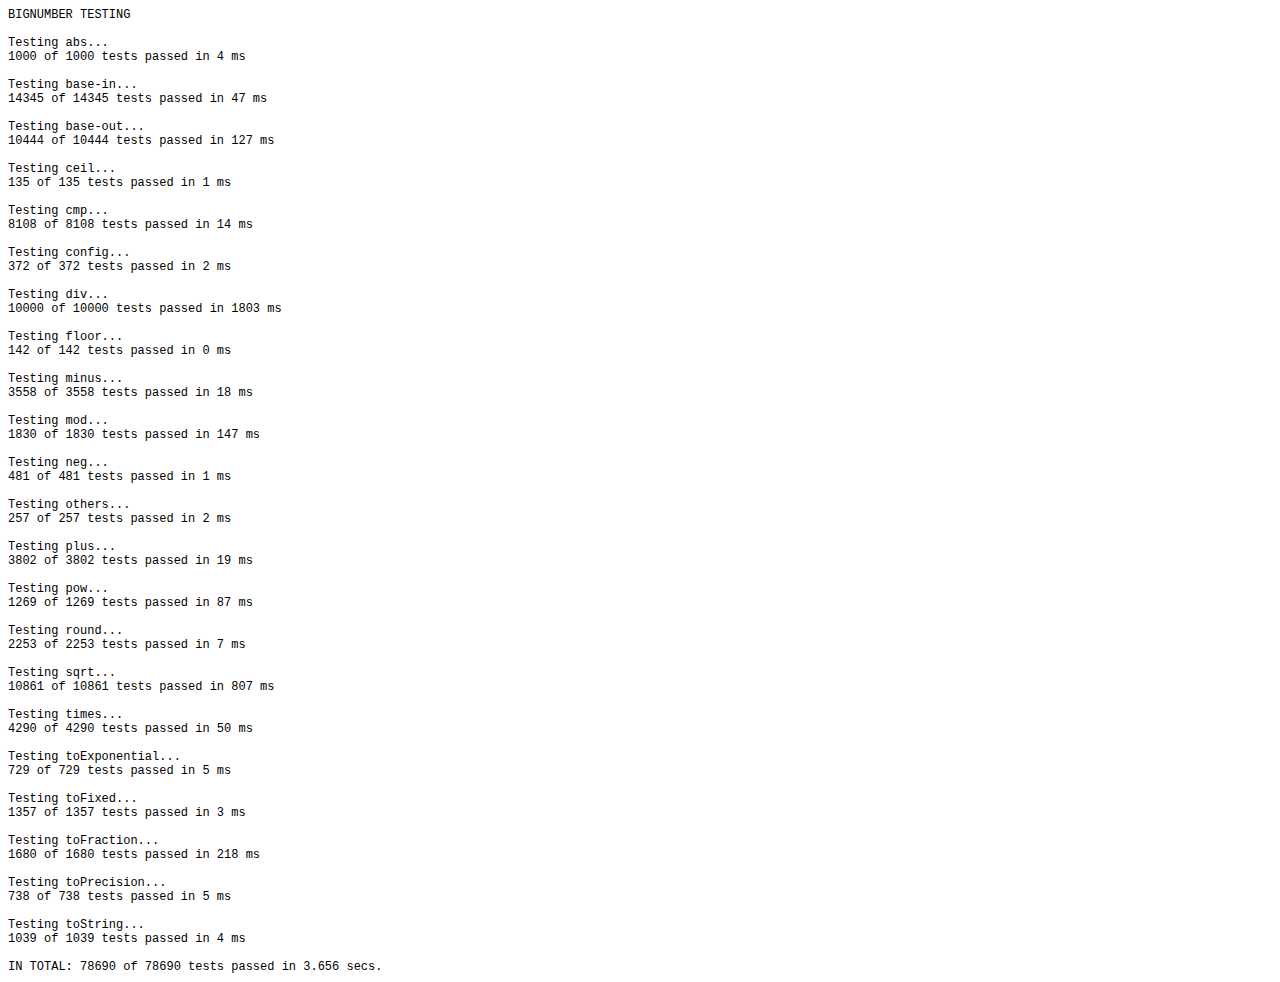
<file: node_modules/mysql/node_modules/bignumber.js/test/browser/every-test.html>
<!DOCTYPE html>
<html lang='en'>
<head>
  <meta charset='utf-8' />
  <title>Testing bignumber.js</title>
  <style> body {font-family: monospace; font-size: 12px; line-height: 14px;}</style>
  <script src='../../bignumber.js'></script>
</head>
<body>
  <script>
  var arr,
      passed = 0,
      total = 0,
      i = 0,
      start = +new Date(),
      methods = [
          'abs',
          'base-in',
          'base-out',
          'ceil',
          'cmp',
          'config',
          'div',
          'floor',
          'minus',
          'mod',
          'neg',
          'others',
          'plus',
          'pow',
          'round',
          'sqrt',
          'times',
          'toExponential',
          'toFixed',
          'toFraction',
          'toPrecision',
          'toString'
      ];

  function load() {
      var head = document.getElementsByTagName("head")[0],
          script = document.createElement("script");
      script.src = '../' + methods[i] + '.js';
      if (!methods[i++]) {
          document.body.innerHTML += '<br>IN TOTAL: ' + passed + ' of ' + total +
          ' tests passed in ' + ( (+new Date() - start) / 1000 ) + ' secs.<br>';
          document.body.scrollIntoView(false);
          return;
      }
      
      script.onload = script.onreadystatechange = function () {
          if (!script.readyState || /loaded|complete/.test(script.readyState)) {
              if (!count)  {
                  document.body.innerHTML +=
  '<br><span style="color: red">TEST SCRIPT FAILED - see error console.</span>';
              } else {
                  passed += count[0];
                  total += count[1];
              }
              head.removeChild(script);
              count = script = null;
              document.body.innerHTML += '<br>';
              document.body.scrollIntoView(false);
              setTimeout(load, 0);
          }
      };
      head.appendChild(script);
  }
  document.body.innerHTML += 'BIGNUMBER TESTING<br>';
  load();
  </script>
</body>
</html>
</file>
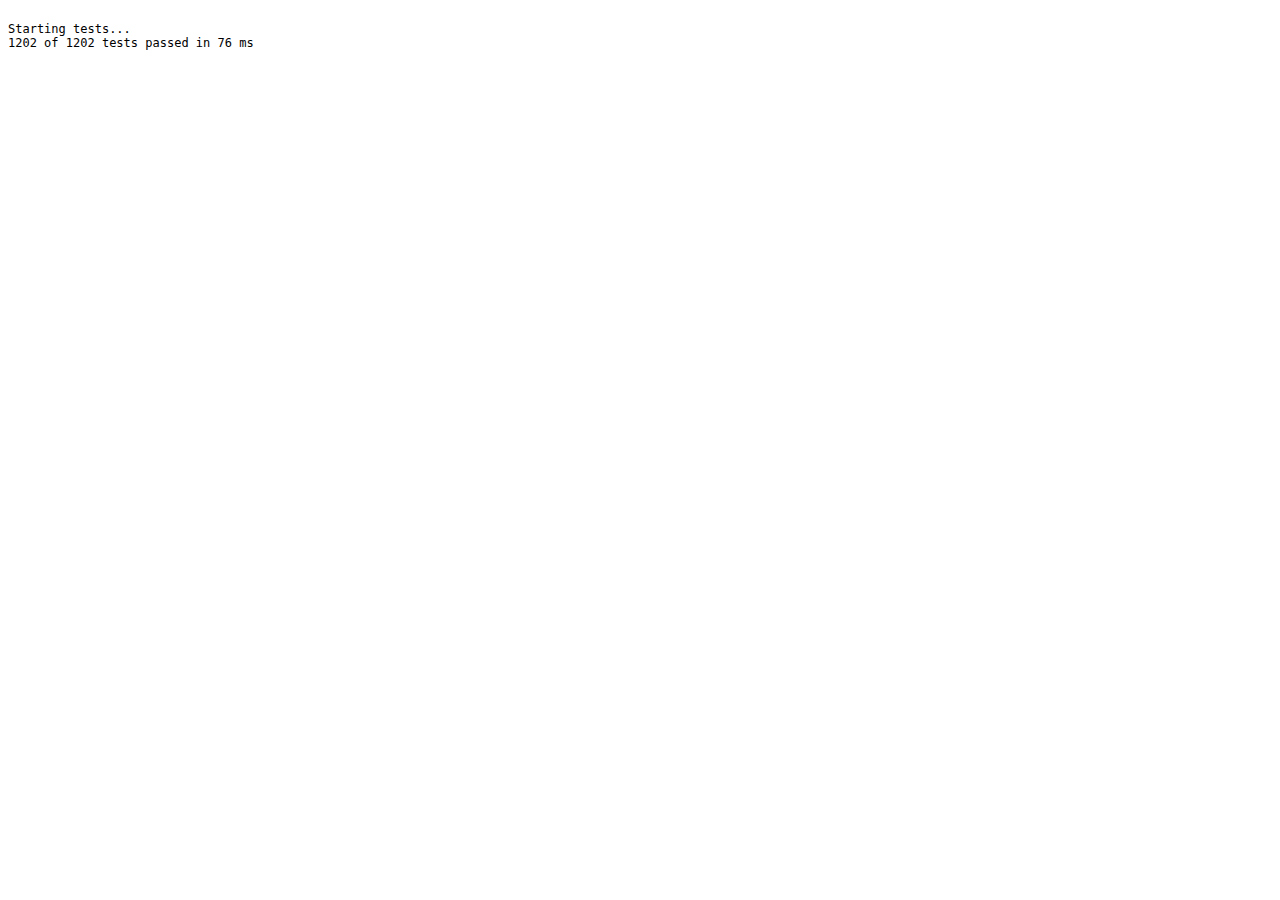
<file: node_modules/mysql/node_modules/bignumber.js/test/browser/quick-test.html>
<!DOCTYPE html>
<html lang='en'>
<head>
  <meta charset='utf-8' />
  <title>Testing bignumber.js</title>
  <style> body {font-family: monospace; font-size: 12px; line-height: 14px;}</style>
  <script src='../../bignumber.js'></script>
</head>
<body>
  <script src='../quick-test.js'></script>
</body>
</html>
</file>
<file: index_style.css>
img.curtain{
			height:100%; 
			z-index:99; 
		}
		
		
		img.curtainLeft{
			position:absolute; 
			left:0px;  
                        width:49%;
		}
		
	
		img.curtainRight{
			position:absolute; 
			right:0px; 
		        width:49%;
                    
}
		
		
		.curtain_wrapper{
			width:100%; 
			height:100%; 
			position:relative; 
			overflow:hidden; 
			color:white; 
			background:black; 
			
		}
		
		
		.content{
			position:relative; 
			width: 90%; 
			margin:0px auto; 
			display:none; 
		}
		
		
		.description{
			position:absolute; 
			top:0px; 
			z-index:100; 
			padding:5px; 
			text-align:center;
			font-size:15px;
			background:#eee;
			border:1px solid #ccc;
			border-left:0px;
			border-top:0px;
			color:black;
		}			
      html {
           
            background-color: #0C0C0C;
            background-size: 100% 100%;
            height: 100%;
            width: 100%;
        }
 
      
        h1 {
            font-family: Century Gothic, sans-serif;
            font-size: 80px;
            text-align: center;
            color: transparent;
            text-shadow: 0px 0px 0px rgba(255, 255, 255, 0.15);
        }


.mid {
   
   width: 280px;
   height: 400px;
   margin: 10px;
   padding: 10px;
   border: 1px solid rgba(0,0,0,0.5);
   border-radius: 10px 10px 2px 2px;
   background: rgba(0,0,0,0.25);
   box-shadow: 0 2px 6px rgba(0,0,0,0.5), inset 0 1px rgba(255,255,255,0.3), inset 0 10px rgba(255,255,255,0.2), inset 0 10px 20px rgba(255,255,255,0.25), inset 0 -15px 30px rgba(0,0,0,0.3);
   -o-box-shadow: 0 2px 6px rgba(0,0,0,0.5), inset 0 1px rgba(255,255,255,0.3), inset 0 10px rgba(255,255,255,0.2), inset 0 10px 20px rgba(255,255,255,0.25), inset 0 -15px 30px rgba(0,0,0,0.3);
   -webkit-box-shadow: 0 2px 6px rgba(0,0,0,0.5), inset 0 1px rgba(255,255,255,0.3), inset 0 10px rgba(255,255,255,0.2), inset 0 10px 20px rgba(255,255,255,0.25), inset 0 -15px 30px rgba(0,0,0,0.3);
   -moz-box-shadow: 0 2px 6px rgba(0,0,0,0.5), inset 0 1px rgba(255,255,255,0.3), inset 0 10px rgba(255,255,255,0.2), inset 0 10px 20px rgba(255,255,255,0.25), inset 0 -15px 30px rgba(0,0,0,0.3);
 
}
.mid input {
      position:absolute; left:28px;
    border: 1px solid white; 
    -webkit-box-shadow: 
      inset 0 0 6px  rgba(0,0,0,0.1),
            0 0 12px rgba(0,0,0,0.1); 
    -moz-box-shadow: 
      inset 0 0 8px  rgba(0,0,0,0.1),
            0 0 16px rgba(0,0,0,0.1); 
    box-shadow: 
      inset 0 0 8px  rgba(0,0,0,0.1),
            0 0 16px rgba(0,0,0,0.1); 
    padding: 5px;
    background: rgba(255,255,255,0.5);
    margin: 0 0 3px 0; 
}

.mid input[type=text]{
font-weight:bold;
font-family:cursive;

}
</file>
